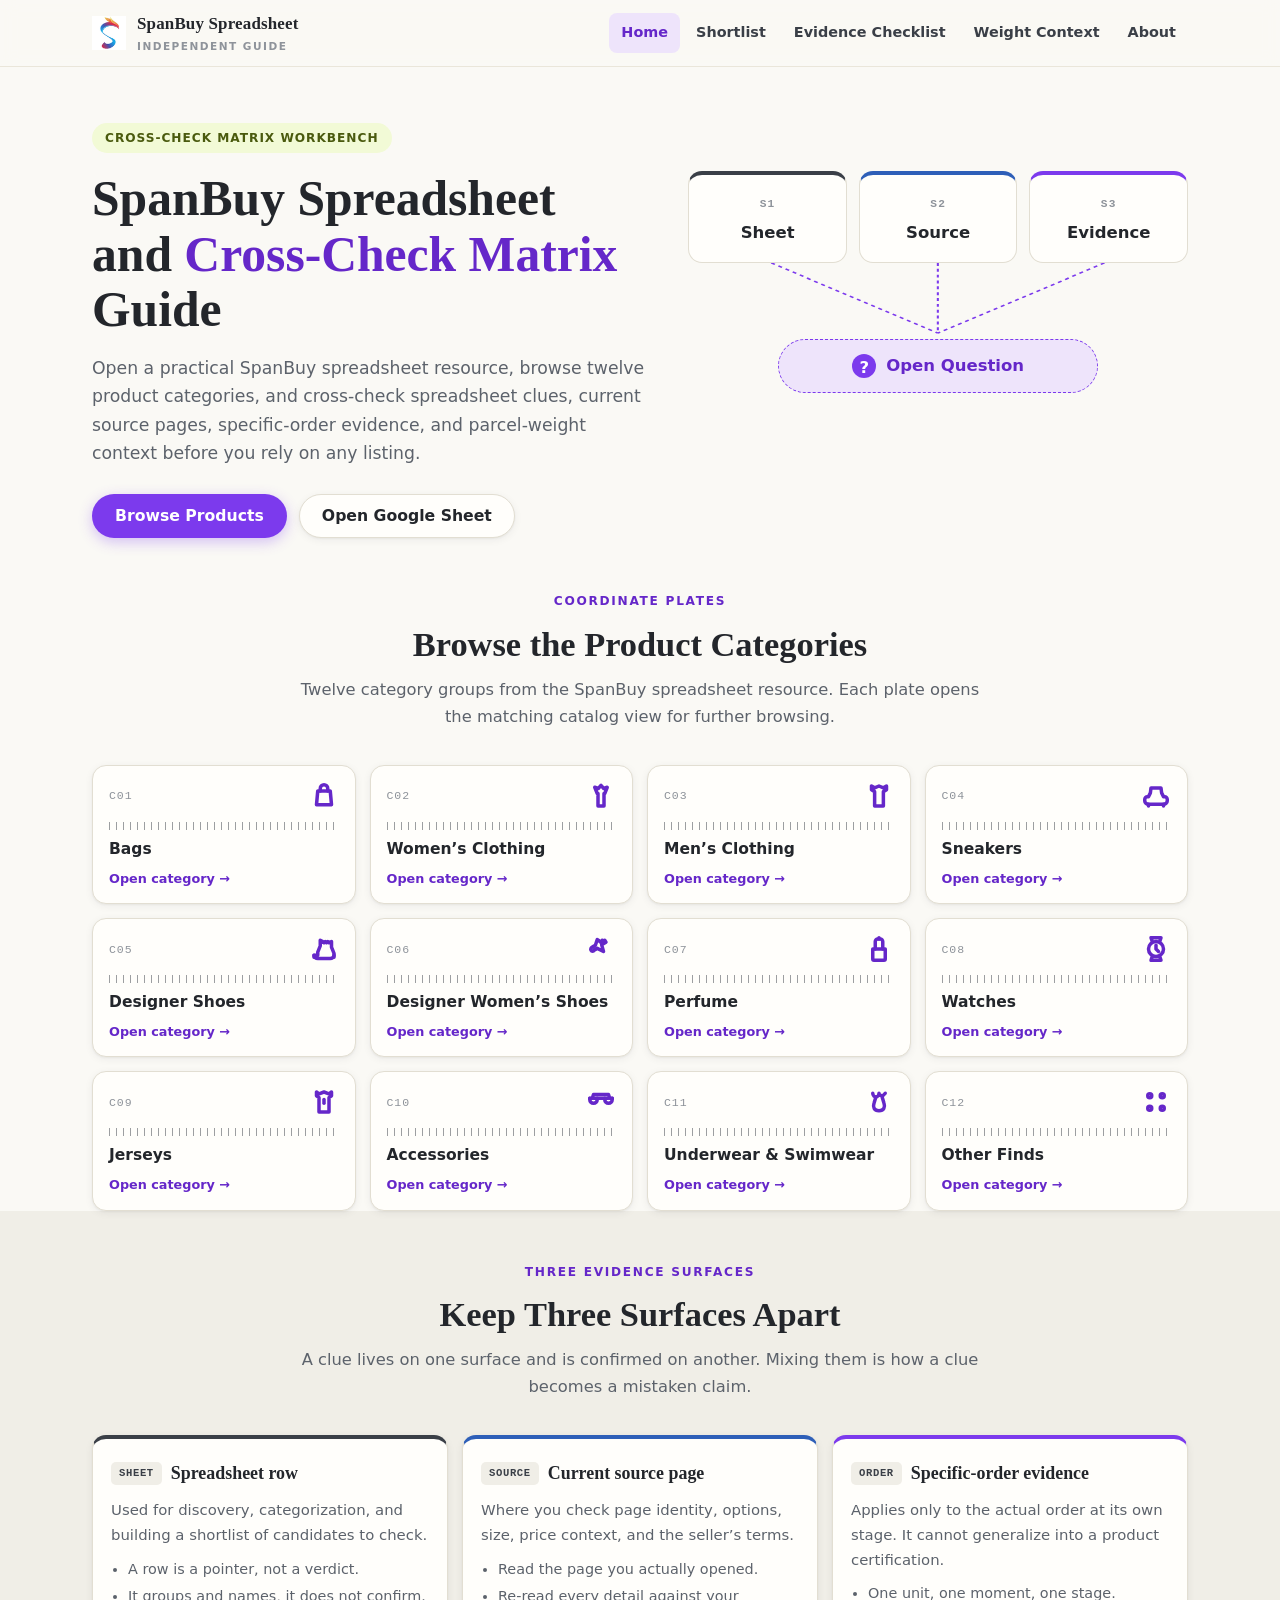
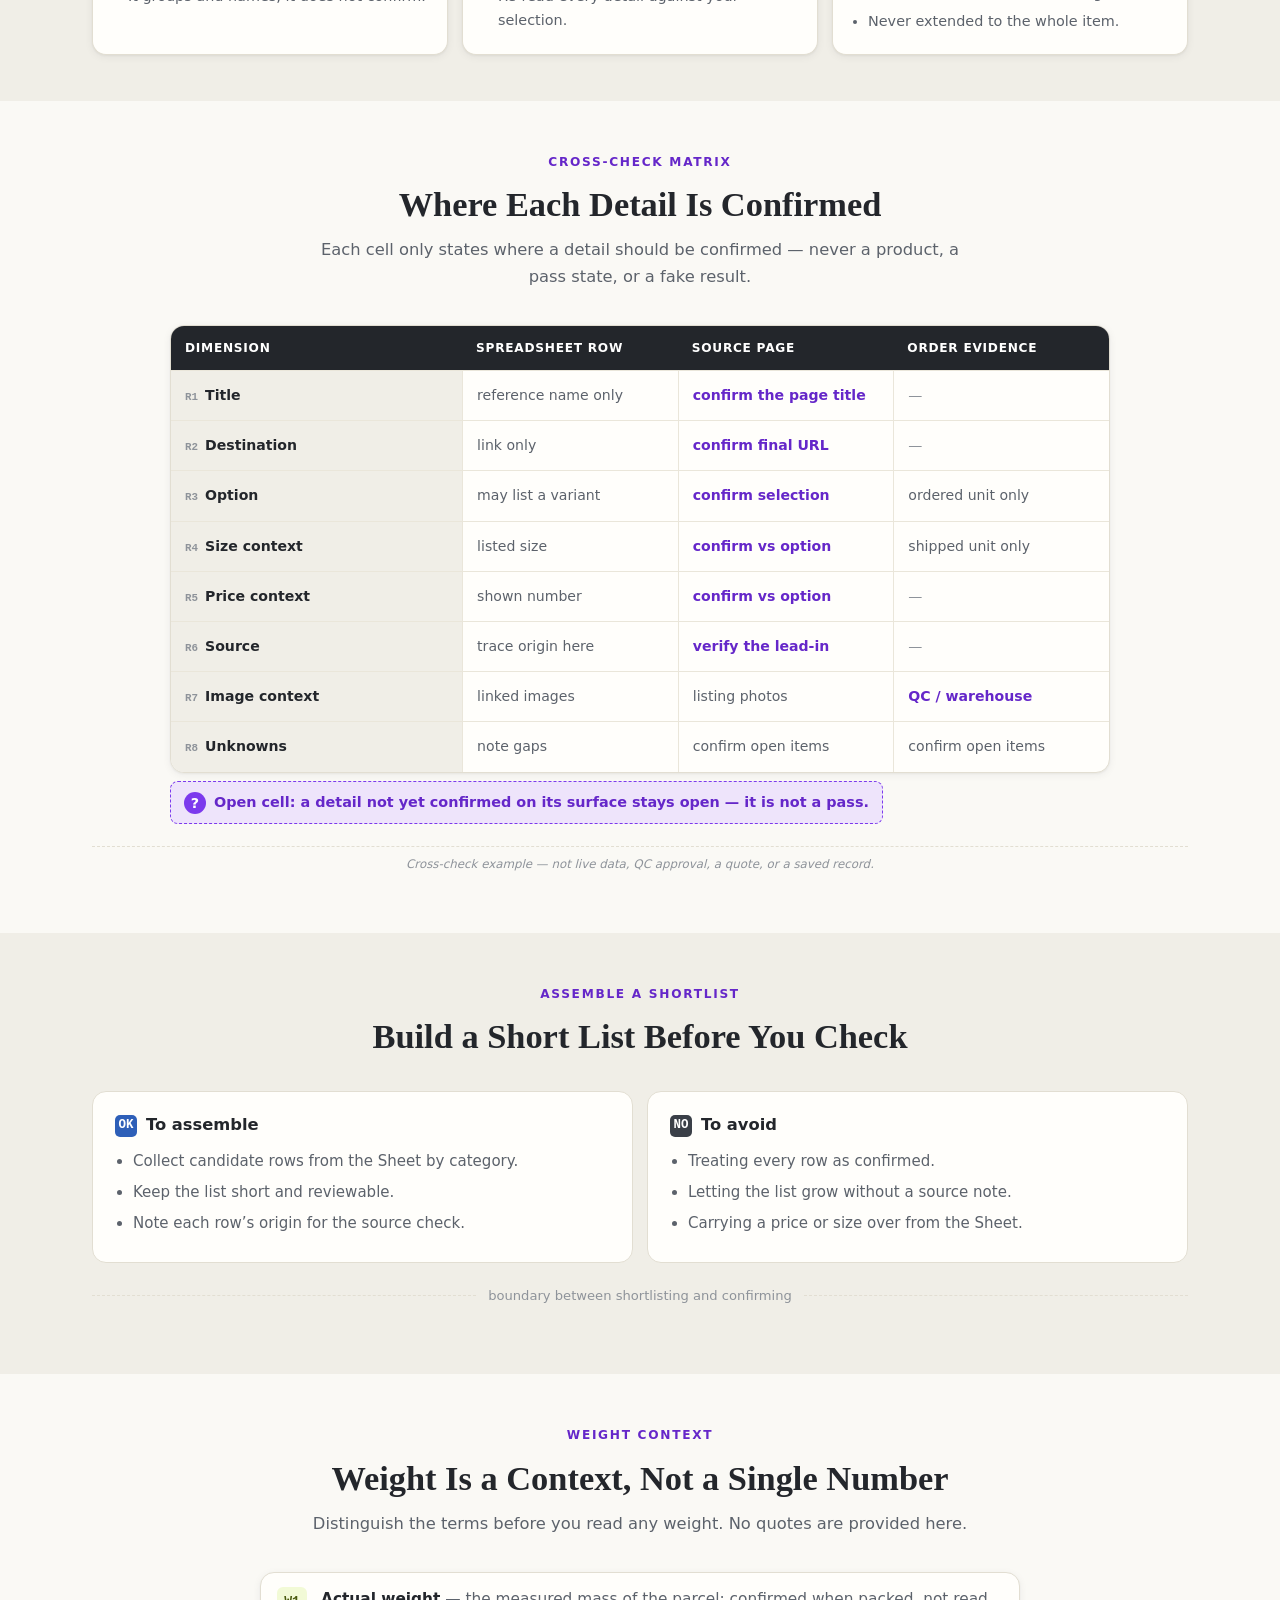
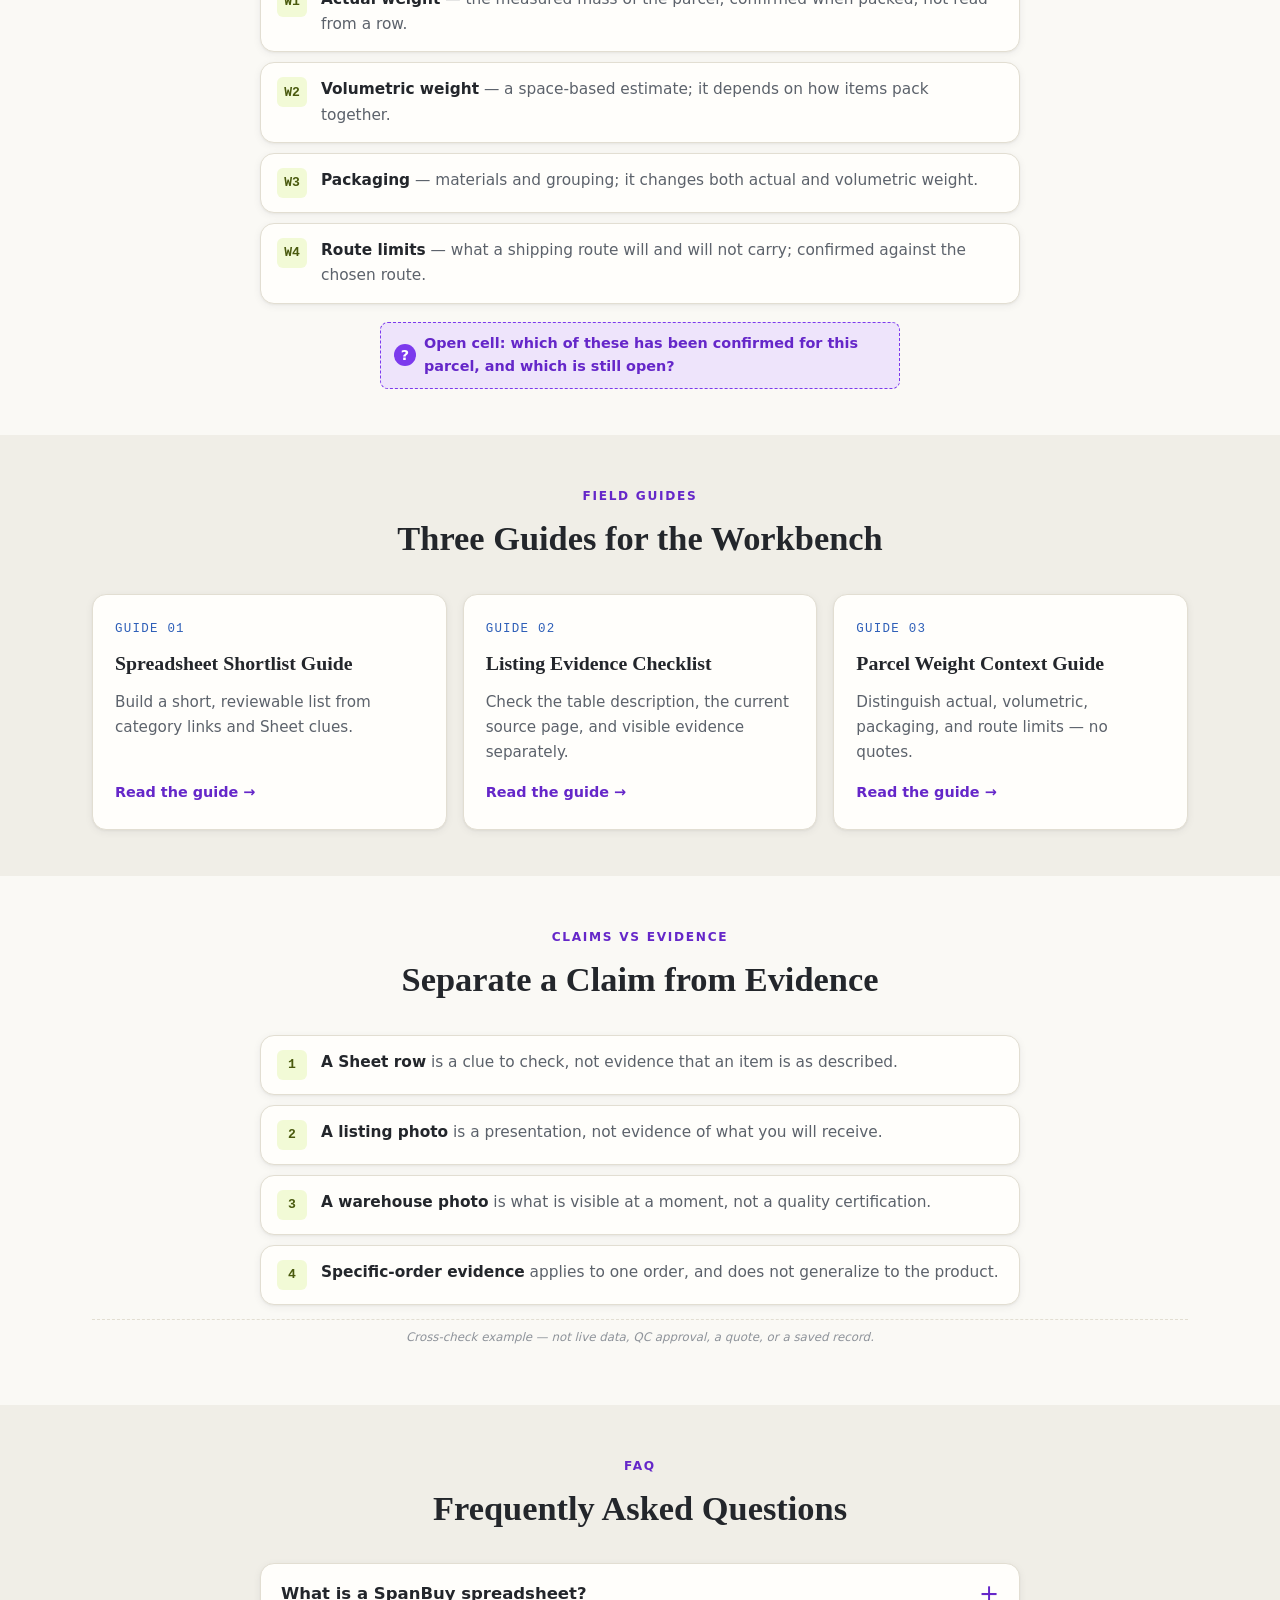
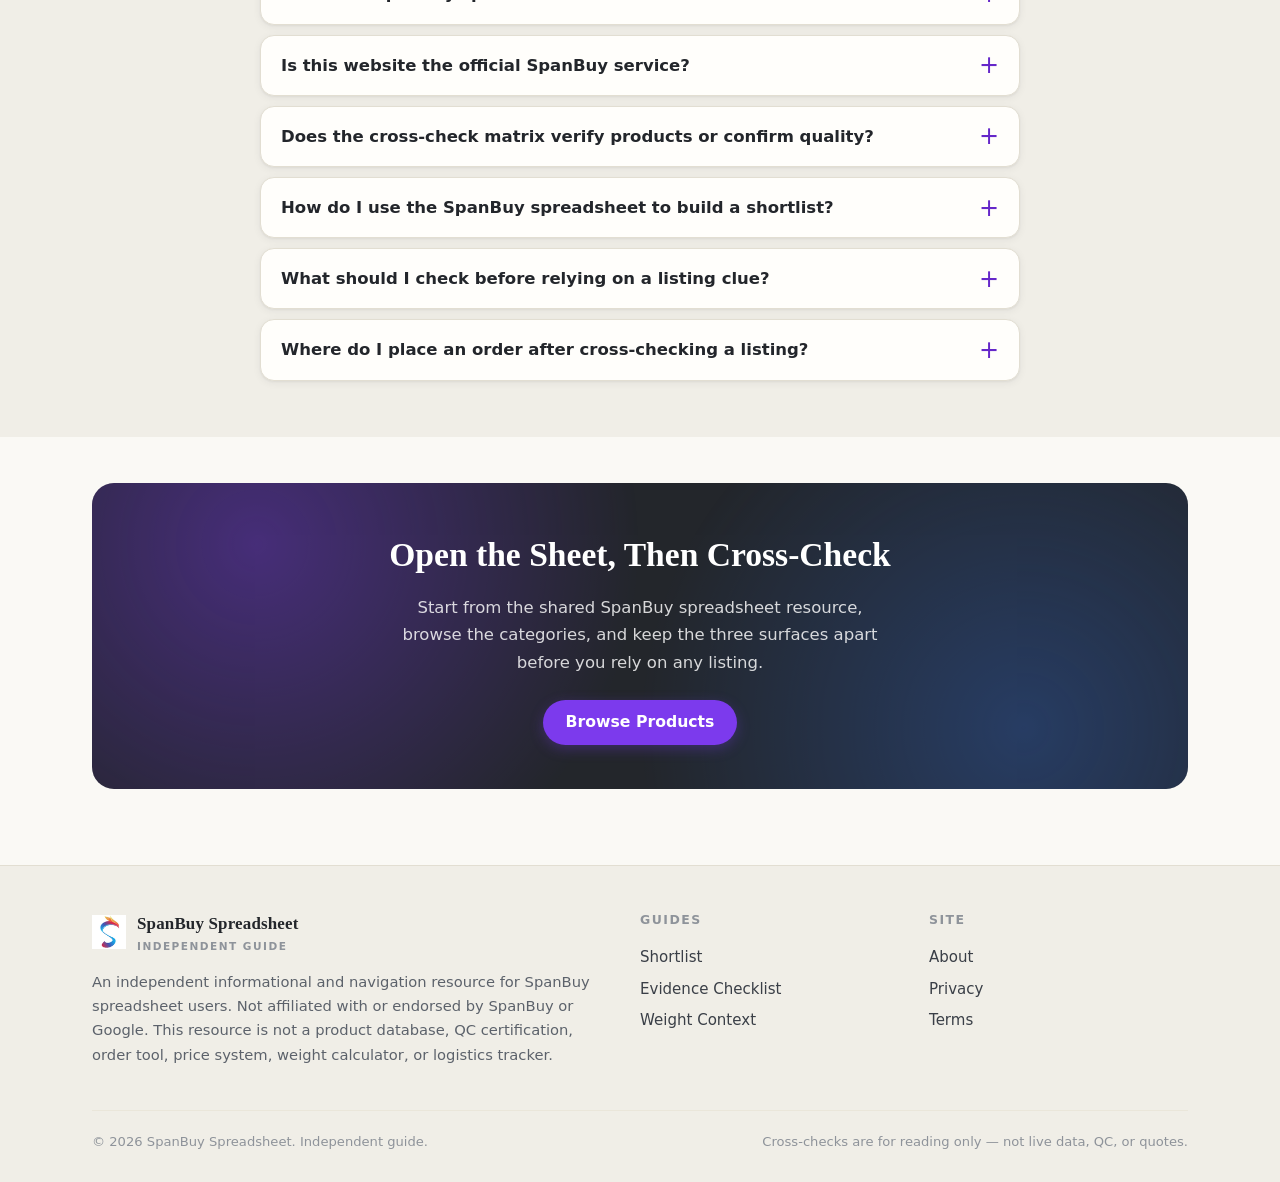
<file: index.html>
<!DOCTYPE html>
<html lang="en">
<head>
  <meta charset="UTF-8">
  <meta name="viewport" content="width=device-width, initial-scale=1.0">
  <script charset="UTF-8" id="LA_COLLECT" src="//sdk.51.la/js-sdk-pro.min.js"></script>
  <script>LA.init({id:"3R7KyZ6nqq0NWQsc",ck:"3R7KyZ6nqq0NWQsc"})</script>
  <meta name="google-site-verification" content="XJH5bWyu3Ub_fdbfXnCgktieLxeAN7sLbtjSL6n2SaM" />
  <title>SpanBuy Spreadsheet &amp; Cross-Check Matrix | Independent Guide</title>
  <meta name="description" content="Open a practical SpanBuy spreadsheet resource, browse categories, and cross-check spreadsheet clues, source pages, order evidence, and parcel weight.">
  <link rel="canonical" href="https://repglide.github.io/spanbuy-spreadsheet/">
  <link rel="icon" type="image/png" href="./assets/images/favicon.png">
  <link rel="stylesheet" href="./assets/css/styles.css">

  <!-- Open Graph / Twitter -->
  <meta property="og:type" content="website">
  <meta property="og:url" content="https://repglide.github.io/spanbuy-spreadsheet/">
  <meta property="og:title" content="SpanBuy Spreadsheet &amp; Cross-Check Matrix | Independent Guide">
  <meta property="og:description" content="Open a practical SpanBuy spreadsheet resource, browse categories, and cross-check spreadsheet clues, source pages, order evidence, and parcel weight.">
  <meta name="twitter:card" content="summary">
  <meta name="twitter:title" content="SpanBuy Spreadsheet &amp; Cross-Check Matrix | Independent Guide">
  <meta name="twitter:description" content="Open a practical SpanBuy spreadsheet resource, browse categories, and cross-check spreadsheet clues, source pages, order evidence, and parcel weight.">

  <!-- JSON-LD Structured Data -->
  <script type="application/ld+json">
  {
    "@context": "https://schema.org",
    "@graph": [
      {
        "@type": "WebSite",
        "@id": "https://repglide.github.io/spanbuy-spreadsheet/#website",
        "url": "https://repglide.github.io/spanbuy-spreadsheet/",
        "name": "SpanBuy Spreadsheet & Cross-Check Matrix",
        "description": "Independent directory and informational guide for SpanBuy spreadsheet users, built around a cross-check matrix of spreadsheet clues, source pages, specific-order evidence, and parcel-weight context."
      },
      {
        "@type": "WebPage",
        "@id": "https://repglide.github.io/spanbuy-spreadsheet/#webpage",
        "url": "https://repglide.github.io/spanbuy-spreadsheet/",
        "name": "SpanBuy Spreadsheet and Cross-Check Matrix Guide",
        "isPartOf": { "@id": "https://repglide.github.io/spanbuy-spreadsheet/#website" },
        "description": "Open a practical SpanBuy spreadsheet resource, browse categories, and cross-check spreadsheet clues, source pages, order evidence, and parcel weight."
      },
      {
        "@type": "FAQPage",
        "mainEntity": [
          {
            "@type": "Question",
            "name": "What is a SpanBuy spreadsheet?",
            "acceptedAnswer": {
              "@type": "Answer",
              "text": "A SpanBuy spreadsheet is a shared document that compiles listing references, category groupings, and product links formatted for use with agent shopping services. Each row is a clue for discovery and shortlisting, not a verified listing."
            }
          },
          {
            "@type": "Question",
            "name": "Is this website the official SpanBuy service?",
            "acceptedAnswer": {
              "@type": "Answer",
              "text": "No. This website is an independent informational and navigation resource. It is not affiliated with, endorsed by, or operated by SpanBuy or Google."
            }
          },
          {
            "@type": "Question",
            "name": "Does the cross-check matrix verify products or confirm quality?",
            "acceptedAnswer": {
              "@type": "Answer",
              "text": "No. The matrix is a reading framework. It only indicates where each detail should be confirmed. It does not provide a product database, QC certification, order tools, a price system, a weight calculator, or logistics tracking."
            }
          },
          {
            "@type": "Question",
            "name": "How do I use the SpanBuy spreadsheet to build a shortlist?",
            "acceptedAnswer": {
              "@type": "Answer",
              "text": "Open the shared Google Sheet and browse the category links on this page to build a short list of candidate items. Treat each row as a clue and confirm the source page before you rely on it."
            }
          },
          {
            "@type": "Question",
            "name": "What should I check before relying on a listing clue?",
            "acceptedAnswer": {
              "@type": "Answer",
              "text": "Cross-check the title, destination, option, size context, price context, source, image context, and unknowns — each against the right evidence surface, and keep order-specific evidence separate from general claims."
            }
          },
          {
            "@type": "Question",
            "name": "Where do I place an order after cross-checking a listing?",
            "acceptedAnswer": {
              "@type": "Answer",
              "text": "After cross-checking a listing clue on the target page, you can continue through an agent shopping service to submit the item for processing. This website is a navigation resource and does not process orders itself."
            }
          }
        ]
      }
    ]
  }
  </script>
</head>
<body>
  <a href="#main-content" class="skip-link">Skip to main content</a>

  <!-- Header -->
  <header class="site-header">
    <div class="container header-inner">
      <a href="./index.html" class="brand" aria-label="SpanBuy Spreadsheet Home">
        <img src="./assets/images/logo.png" alt="SpanBuy logo" width="34" height="34">
        <span class="brand-name">SpanBuy Spreadsheet<small>Independent Guide</small></span>
      </a>
      <button class="mobile-nav-toggle" aria-expanded="false" aria-label="Toggle navigation menu">
        <svg viewBox="0 0 24 24" fill="none" stroke="currentColor" stroke-width="2" width="22" height="22"><line x1="3" y1="6" x2="21" y2="6"></line><line x1="3" y1="12" x2="21" y2="12"></line><line x1="3" y1="18" x2="21" y2="18"></line></svg>
      </button>
      <nav class="main-nav" aria-label="Primary Navigation">
        <ul>
          <li><a href="./index.html" class="active">Home</a></li>
          <li><a href="./spreadsheet-shortlist-guide/">Shortlist</a></li>
          <li><a href="./listing-evidence-checklist/">Evidence Checklist</a></li>
          <li><a href="./parcel-weight-context-guide/">Weight Context</a></li>
          <li><a href="./about/">About</a></li>
        </ul>
      </nav>
    </div>
  </header>

  <main id="main-content">
    <!-- Hero -->
    <section class="hero-section">
      <div class="container hero-grid">
        <div>
          <span class="hero-badge">Cross-Check Matrix Workbench</span>
          <h1 class="hero-title">SpanBuy Spreadsheet and <em>Cross-Check Matrix</em> Guide</h1>
          <p class="hero-description">Open a practical SpanBuy spreadsheet resource, browse twelve product categories, and cross-check spreadsheet clues, current source pages, specific-order evidence, and parcel-weight context before you rely on any listing.</p>
          <div class="hero-actions">
            <a href="https://repglide.com/?agent=spanbuy" class="btn btn-primary" target="_blank" rel="nofollow noopener">Browse Products</a>
            <a href="https://docs.google.com/spreadsheets/d/14prHja38ZcDzV4wWehf0nz6KNvaVt4CW/edit?usp=sharing&amp;ouid=102900013243329745539&amp;rtpof=true&amp;sd=true" class="btn btn-secondary" target="_blank" rel="noopener">Open Google Sheet</a>
          </div>
        </div>
        <div class="hero-visual" aria-hidden="true">
          <div class="wb-surfaces">
            <div class="wb-surface" data-s="sheet"><span class="wb-coord">S1</span>Sheet</div>
            <div class="wb-surface" data-s="source"><span class="wb-coord">S2</span>Source</div>
            <div class="wb-surface" data-s="evidence"><span class="wb-coord">S3</span>Evidence</div>
          </div>
          <svg class="wb-connector" viewBox="0 0 360 80" preserveAspectRatio="none">
            <path d="M60 2 L180 74"/>
            <path d="M180 2 L180 74"/>
            <path d="M300 2 L180 74"/>
          </svg>
          <div class="wb-question"><span class="qmark">?</span> Open Question</div>
        </div>
      </div>
    </section>

    <!-- Product Categories (immediately after Hero) -->
    <section class="categories-section" id="categories" aria-labelledby="cat-heading">
      <div class="container">
        <div class="section-header">
          <span class="eyebrow">Coordinate Plates</span>
          <h2 class="section-title" id="cat-heading">Browse the Product Categories</h2>
          <p class="section-lead">Twelve category groups from the SpanBuy spreadsheet resource. Each plate opens the matching catalog view for further browsing.</p>
        </div>

        <div class="cat-grid">
          <a class="cat-card" href="https://repglide.com/category/bags?agent=spanbuy" target="_blank" rel="nofollow noopener">
            <span class="cat-top"><span class="cat-index">C01</span><span class="cat-icon" aria-hidden="true"><svg viewBox="0 0 24 24" fill="none" stroke="currentColor" stroke-width="2.8" stroke-linecap="round" stroke-linejoin="round"><path d="M7 8h10l1 11H6L7 8Z"/><path d="M9 8V6a3 3 0 0 1 6 0v2"/></svg></span></span>
            <span class="cat-scale" aria-hidden="true"></span>
            <span class="cat-name">Bags</span>
            <span class="cat-arrow">Open category →</span>
          </a>
          <a class="cat-card" href="https://repglide.com/category/womens-clothing?agent=spanbuy" target="_blank" rel="nofollow noopener">
            <span class="cat-top"><span class="cat-index">C02</span><span class="cat-icon" aria-hidden="true"><svg viewBox="0 0 24 24" fill="none" stroke="currentColor" stroke-width="2.8" stroke-linecap="round" stroke-linejoin="round"><path d="M12 3.5 9.8 6 7 5l2 5h.6V20h4.8V10H15l2-5-2.8 1L12 3.5Z"/></svg></span></span>
            <span class="cat-scale" aria-hidden="true"></span>
            <span class="cat-name">Women&rsquo;s Clothing</span>
            <span class="cat-arrow">Open category →</span>
          </a>
          <a class="cat-card" href="https://repglide.com/category/mens-clothing?agent=spanbuy" target="_blank" rel="nofollow noopener">
            <span class="cat-top"><span class="cat-index">C03</span><span class="cat-icon" aria-hidden="true"><svg viewBox="0 0 24 24" fill="none" stroke="currentColor" stroke-width="2.8" stroke-linecap="round" stroke-linejoin="round"><path d="M12 4 8.5 5.5 6 4v3l2.5 1.5V20h7V8.5L18 7V4l-2.5 1.5L12 4Z"/></svg></span></span>
            <span class="cat-scale" aria-hidden="true"></span>
            <span class="cat-name">Men&rsquo;s Clothing</span>
            <span class="cat-arrow">Open category →</span>
          </a>
          <a class="cat-card" href="https://repglide.com/category/sneakers?agent=spanbuy" target="_blank" rel="nofollow noopener">
            <span class="cat-top"><span class="cat-index">C04</span><span class="cat-icon" aria-hidden="true"><svg viewBox="0 0 24 24" fill="none" stroke="currentColor" stroke-width="2.8" stroke-linecap="round" stroke-linejoin="round"><path d="M3 16v-1.5c0-1 1-2 2-2h1l1.5-3L8 5.5h8l.5 4L18 12.5h1c1 0 2 1 2 2V16c0 1.5-1.5 2.5-3 2.5H6c-1.5 0-3-1-3-2.5Z"/><path d="M6 18.5V20M18 18.5V20"/></svg></span></span>
            <span class="cat-scale" aria-hidden="true"></span>
            <span class="cat-name">Sneakers</span>
            <span class="cat-arrow">Open category →</span>
          </a>
          <a class="cat-card" href="https://repglide.com/category/designer-shoes?agent=spanbuy" target="_blank" rel="nofollow noopener">
            <span class="cat-top"><span class="cat-index">C05</span><span class="cat-icon" aria-hidden="true"><svg viewBox="0 0 24 24" fill="none" stroke="currentColor" stroke-width="2.8" stroke-linecap="round" stroke-linejoin="round"><path d="M4 17c0 1.5 1.5 2.5 3 2.5h10c1.5 0 3-1 3-2.5v-1.5l-2-5V6l-2 1-1-1-1 1-1-1-1 1-1-1-2-1v4.5l-2 5V17Z"/><path d="M4 17v1.5M20 17v1.5"/></svg></span></span>
            <span class="cat-scale" aria-hidden="true"></span>
            <span class="cat-name">Designer Shoes</span>
            <span class="cat-arrow">Open category →</span>
          </a>
          <a class="cat-card" href="https://repglide.com/category/designer-womens-shoes?agent=spanbuy" target="_blank" rel="nofollow noopener">
            <span class="cat-top"><span class="cat-index">C06</span><span class="cat-icon" aria-hidden="true"><svg viewBox="0 0 24 24" fill="none" stroke="currentColor" stroke-width="2.8" stroke-linecap="round" stroke-linejoin="round"><path d="M9 4.5 7.5 9 5 10.5c-1 .5-1.5 1.5-1 2.5s2 1 2.5 0L9 11.5 14 14l-1.5-5.5L16 6.5 15 5l-1.5 1.5L13 5l-1.5 1.5L10 5 9 4.5Z"/></svg></span></span>
            <span class="cat-scale" aria-hidden="true"></span>
            <span class="cat-name">Designer Women&rsquo;s Shoes</span>
            <span class="cat-arrow">Open category →</span>
          </a>
          <a class="cat-card" href="https://repglide.com/category/perfume?agent=spanbuy" target="_blank" rel="nofollow noopener">
            <span class="cat-top"><span class="cat-index">C07</span><span class="cat-icon" aria-hidden="true"><svg viewBox="0 0 24 24" fill="none" stroke="currentColor" stroke-width="2.8" stroke-linecap="round" stroke-linejoin="round"><path d="M9 12V6a2 2 0 0 1 2-2h2a2 2 0 0 1 2 2v6"/><path d="M7 12h10v8a1 1 0 0 1-1 1H8a1 1 0 0 1-1-1v-8Z"/><path d="M12 4V3"/></svg></span></span>
            <span class="cat-scale" aria-hidden="true"></span>
            <span class="cat-name">Perfume</span>
            <span class="cat-arrow">Open category →</span>
          </a>
          <a class="cat-card" href="https://repglide.com/category/watches?agent=spanbuy" target="_blank" rel="nofollow noopener">
            <span class="cat-top"><span class="cat-index">C08</span><span class="cat-icon" aria-hidden="true"><svg viewBox="0 0 24 24" fill="none" stroke="currentColor" stroke-width="2.8" stroke-linecap="round" stroke-linejoin="round"><circle cx="12" cy="12" r="6"/><path d="M12 9v3l2 2"/><path d="M9 6 8 3h8l-1 3"/><path d="M9 18l-1 3h8l-1-3"/></svg></span></span>
            <span class="cat-scale" aria-hidden="true"></span>
            <span class="cat-name">Watches</span>
            <span class="cat-arrow">Open category →</span>
          </a>
          <a class="cat-card" href="https://repglide.com/category/jerseys?agent=spanbuy" target="_blank" rel="nofollow noopener">
            <span class="cat-top"><span class="cat-index">C09</span><span class="cat-icon" aria-hidden="true"><svg viewBox="0 0 24 24" fill="none" stroke="currentColor" stroke-width="2.8" stroke-linecap="round" stroke-linejoin="round"><path d="M12 4 8 5.5 6 4v3l2 1.5V20h8V8.5L18 7V4l-2 1.5L12 4Z"/><path d="M12 10v3"/></svg></span></span>
            <span class="cat-scale" aria-hidden="true"></span>
            <span class="cat-name">Jerseys</span>
            <span class="cat-arrow">Open category →</span>
          </a>
          <a class="cat-card" href="https://repglide.com/category/accessories?agent=spanbuy" target="_blank" rel="nofollow noopener">
            <span class="cat-top"><span class="cat-index">C10</span><span class="cat-icon" aria-hidden="true"><svg viewBox="0 0 24 24" fill="none" stroke="currentColor" stroke-width="2.8" stroke-linecap="round" stroke-linejoin="round"><path d="M3 9h2l1-3h12l1 3h2"/><path d="M3 9v1a3 3 0 0 0 6 0V9"/><path d="M15 9v1a3 3 0 0 0 6 0V9"/><path d="M6 9h12"/></svg></span></span>
            <span class="cat-scale" aria-hidden="true"></span>
            <span class="cat-name">Accessories</span>
            <span class="cat-arrow">Open category →</span>
          </a>
          <a class="cat-card" href="https://repglide.com/category/underwear-swimwear?agent=spanbuy" target="_blank" rel="nofollow noopener">
            <span class="cat-top"><span class="cat-index">C11</span><span class="cat-icon" aria-hidden="true"><svg viewBox="0 0 24 24" fill="none" stroke="currentColor" stroke-width="2.8" stroke-linecap="round" stroke-linejoin="round"><path d="M7 5c0 2 1.5 3 2.5 3S12 7 12 5c0 1 1.5 2 2.5 2S17 5 17 5"/><path d="M9.5 8 8 13c-1 3 0 6 4 6s5-3 4-6l-1.5-5"/></svg></span></span>
            <span class="cat-scale" aria-hidden="true"></span>
            <span class="cat-name">Underwear &amp; Swimwear</span>
            <span class="cat-arrow">Open category →</span>
          </a>
          <a class="cat-card" href="https://repglide.com/category/other?agent=spanbuy" target="_blank" rel="nofollow noopener">
            <span class="cat-top"><span class="cat-index">C12</span><span class="cat-icon" aria-hidden="true"><svg viewBox="0 0 24 24" fill="none" stroke="currentColor" stroke-width="2.8" stroke-linecap="round" stroke-linejoin="round"><circle cx="7" cy="7" r="1.6"/><circle cx="17" cy="7" r="1.6"/><circle cx="7" cy="17" r="1.6"/><circle cx="17" cy="17" r="1.6"/></svg></span></span>
            <span class="cat-scale" aria-hidden="true"></span>
            <span class="cat-name">Other Finds</span>
            <span class="cat-arrow">Open category →</span>
          </a>
        </div>
      </div>
    </section>

    <!-- Three Evidence Surfaces -->
    <section class="section section-alt" id="surfaces" aria-labelledby="surfaces-heading">
      <div class="container">
        <div class="section-header">
          <span class="eyebrow">Three Evidence Surfaces</span>
          <h2 class="section-title" id="surfaces-heading">Keep Three Surfaces Apart</h2>
          <p class="section-lead">A clue lives on one surface and is confirmed on another. Mixing them is how a clue becomes a mistaken claim.</p>
        </div>

        <div class="surface-grid">
          <article class="surface-card" data-s="sheet">
            <h3><span class="evtag">Sheet</span>Spreadsheet row</h3>
            <p>Used for discovery, categorization, and building a shortlist of candidates to check.</p>
            <ul>
              <li>A row is a pointer, not a verdict.</li>
              <li>It groups and names, it does not confirm.</li>
            </ul>
          </article>
          <article class="surface-card" data-s="source">
            <h3><span class="evtag">Source</span>Current source page</h3>
            <p>Where you check page identity, options, size, price context, and the seller&rsquo;s terms.</p>
            <ul>
              <li>Read the page you actually opened.</li>
              <li>Re-read every detail against your selection.</li>
            </ul>
          </article>
          <article class="surface-card" data-s="order">
            <h3><span class="evtag">Order</span>Specific-order evidence</h3>
            <p>Applies only to the actual order at its own stage. It cannot generalize into a product certification.</p>
            <ul>
              <li>One unit, one moment, one stage.</li>
              <li>Never extended to the whole item.</li>
            </ul>
          </article>
        </div>
      </div>
    </section>

    <!-- Cross-Check Matrix -->
    <section class="section" id="matrix" aria-labelledby="matrix-heading">
      <div class="container">
        <div class="section-header">
          <span class="eyebrow">Cross-Check Matrix</span>
          <h2 class="section-title" id="matrix-heading">Where Each Detail Is Confirmed</h2>
          <p class="section-lead">Each cell only states where a detail should be confirmed — never a product, a pass state, or a fake result.</p>
        </div>

        <div class="matrix-wrap">
          <div class="matrix" role="table" aria-label="Cross-check matrix">
            <div class="matrix-head" role="row">
              <div role="columnheader">Dimension</div>
              <div role="columnheader">Spreadsheet row</div>
              <div role="columnheader">Source page</div>
              <div role="columnheader">Order evidence</div>
            </div>
            <div class="matrix-row" role="row">
              <div class="matrix-dim" role="rowheader"><span class="coord">R1</span>Title</div>
              <div class="matrix-cell" data-label="Sheet">reference name only</div>
              <div class="matrix-cell is-here" data-label="Source page"><span class="hint">confirm the page title</span></div>
              <div class="matrix-cell is-na" data-label="Order evidence">—</div>
            </div>
            <div class="matrix-row" role="row">
              <div class="matrix-dim" role="rowheader"><span class="coord">R2</span>Destination</div>
              <div class="matrix-cell" data-label="Sheet">link only</div>
              <div class="matrix-cell is-here" data-label="Source page"><span class="hint">confirm final URL</span></div>
              <div class="matrix-cell is-na" data-label="Order evidence">—</div>
            </div>
            <div class="matrix-row" role="row">
              <div class="matrix-dim" role="rowheader"><span class="coord">R3</span>Option</div>
              <div class="matrix-cell" data-label="Sheet">may list a variant</div>
              <div class="matrix-cell is-here" data-label="Source page"><span class="hint">confirm selection</span></div>
              <div class="matrix-cell" data-label="Order evidence">ordered unit only</div>
            </div>
            <div class="matrix-row" role="row">
              <div class="matrix-dim" role="rowheader"><span class="coord">R4</span>Size context</div>
              <div class="matrix-cell" data-label="Sheet">listed size</div>
              <div class="matrix-cell is-here" data-label="Source page"><span class="hint">confirm vs option</span></div>
              <div class="matrix-cell" data-label="Order evidence">shipped unit only</div>
            </div>
            <div class="matrix-row" role="row">
              <div class="matrix-dim" role="rowheader"><span class="coord">R5</span>Price context</div>
              <div class="matrix-cell" data-label="Sheet">shown number</div>
              <div class="matrix-cell is-here" data-label="Source page"><span class="hint">confirm vs option</span></div>
              <div class="matrix-cell is-na" data-label="Order evidence">—</div>
            </div>
            <div class="matrix-row" role="row">
              <div class="matrix-dim" role="rowheader"><span class="coord">R6</span>Source</div>
              <div class="matrix-cell" data-label="Sheet">trace origin here</div>
              <div class="matrix-cell is-here" data-label="Source page"><span class="hint">verify the lead-in</span></div>
              <div class="matrix-cell is-na" data-label="Order evidence">—</div>
            </div>
            <div class="matrix-row" role="row">
              <div class="matrix-dim" role="rowheader"><span class="coord">R7</span>Image context</div>
              <div class="matrix-cell" data-label="Sheet">linked images</div>
              <div class="matrix-cell" data-label="Source page">listing photos</div>
              <div class="matrix-cell is-here" data-label="Order evidence"><span class="hint">QC / warehouse</span></div>
            </div>
            <div class="matrix-row" role="row">
              <div class="matrix-dim" role="rowheader"><span class="coord">R8</span>Unknowns</div>
              <div class="matrix-cell" data-label="Sheet">note gaps</div>
              <div class="matrix-cell" data-label="Source page">confirm open items</div>
              <div class="matrix-cell" data-label="Order evidence">confirm open items</div>
            </div>
          </div>
          <div class="open-cell"><span class="qmark">?</span>Open cell: a detail not yet confirmed on its surface stays open — it is not a pass.</div>
        </div>
        <p class="example-flag" style="display:block;text-align:center;">Cross-check example — not live data, QC approval, a quote, or a saved record.</p>
      </div>
    </section>

    <!-- Assemble a Shortlist -->
    <section class="section section-alt" id="shortlist" aria-labelledby="shortlist-heading">
      <div class="container">
        <div class="section-header">
          <span class="eyebrow">Assemble a Shortlist</span>
          <h2 class="section-title" id="shortlist-heading">Build a Short List Before You Check</h2>
        </div>
        <div class="duo-grid">
          <div class="duo-col is-yes">
            <h3><span class="mark">OK</span>To assemble</h3>
            <ul>
              <li>Collect candidate rows from the Sheet by category.</li>
              <li>Keep the list short and reviewable.</li>
              <li>Note each row&rsquo;s origin for the source check.</li>
            </ul>
          </div>
          <div class="duo-col is-no">
            <h3><span class="mark">NO</span>To avoid</h3>
            <ul>
              <li>Treating every row as confirmed.</li>
              <li>Letting the list grow without a source note.</li>
              <li>Carrying a price or size over from the Sheet.</li>
            </ul>
          </div>
        </div>
        <div class="boundary-marker">boundary between shortlisting and confirming</div>
      </div>
    </section>

    <!-- Weight Context -->
    <section class="section" id="weight-context" aria-labelledby="weight-heading">
      <div class="container">
        <div class="section-header">
          <span class="eyebrow">Weight Context</span>
          <h2 class="section-title" id="weight-heading">Weight Is a Context, Not a Single Number</h2>
          <p class="section-lead">Distinguish the terms before you read any weight. No quotes are provided here.</p>
        </div>
        <ul class="claims-list">
          <li><span class="claim-num">W1</span><p><strong>Actual weight</strong> — the measured mass of the parcel; confirmed when packed, not read from a row.</p></li>
          <li><span class="claim-num">W2</span><p><strong>Volumetric weight</strong> — a space-based estimate; it depends on how items pack together.</p></li>
          <li><span class="claim-num">W3</span><p><strong>Packaging</strong> — materials and grouping; it changes both actual and volumetric weight.</p></li>
          <li><span class="claim-num">W4</span><p><strong>Route limits</strong> — what a shipping route will and will not carry; confirmed against the chosen route.</p></li>
        </ul>
        <div class="open-cell" style="display:flex;max-width:520px;margin:18px auto 0;"><span class="qmark">?</span>Open cell: which of these has been confirmed for this parcel, and which is still open?</div>
      </div>
    </section>

    <!-- Guide entries -->
    <section class="section section-alt" id="guides" aria-labelledby="guides-heading">
      <div class="container">
        <div class="section-header">
          <span class="eyebrow">Field Guides</span>
          <h2 class="section-title" id="guides-heading">Three Guides for the Workbench</h2>
        </div>
        <div class="guide-grid">
          <a class="guide-card" href="./spreadsheet-shortlist-guide/">
            <span class="guide-num">GUIDE 01</span>
            <h3>Spreadsheet Shortlist Guide</h3>
            <p>Build a short, reviewable list from category links and Sheet clues.</p>
            <span class="guide-cta">Read the guide →</span>
          </a>
          <a class="guide-card" href="./listing-evidence-checklist/">
            <span class="guide-num">GUIDE 02</span>
            <h3>Listing Evidence Checklist</h3>
            <p>Check the table description, the current source page, and visible evidence separately.</p>
            <span class="guide-cta">Read the guide →</span>
          </a>
          <a class="guide-card" href="./parcel-weight-context-guide/">
            <span class="guide-num">GUIDE 03</span>
            <h3>Parcel Weight Context Guide</h3>
            <p>Distinguish actual, volumetric, packaging, and route limits — no quotes.</p>
            <span class="guide-cta">Read the guide →</span>
          </a>
        </div>
      </div>
    </section>

    <!-- Claims vs Evidence -->
    <section class="section" id="claims-evidence" aria-labelledby="claims-heading">
      <div class="container">
        <div class="section-header">
          <span class="eyebrow">Claims vs Evidence</span>
          <h2 class="section-title" id="claims-heading">Separate a Claim from Evidence</h2>
        </div>
        <ul class="claims-list">
          <li><span class="claim-num">1</span><p><strong>A Sheet row</strong> is a clue to check, not evidence that an item is as described.</p></li>
          <li><span class="claim-num">2</span><p><strong>A listing photo</strong> is a presentation, not evidence of what you will receive.</p></li>
          <li><span class="claim-num">3</span><p><strong>A warehouse photo</strong> is what is visible at a moment, not a quality certification.</p></li>
          <li><span class="claim-num">4</span><p><strong>Specific-order evidence</strong> applies to one order, and does not generalize to the product.</p></li>
        </ul>
        <p class="example-flag" style="display:block;text-align:center;">Cross-check example — not live data, QC approval, a quote, or a saved record.</p>
      </div>
    </section>

    <!-- FAQ -->
    <section class="section section-alt" id="faq" aria-labelledby="faq-heading">
      <div class="container">
        <div class="section-header">
          <span class="eyebrow">FAQ</span>
          <h2 class="section-title" id="faq-heading">Frequently Asked Questions</h2>
        </div>
        <div class="faq-list">
          <details class="faq-item">
            <summary>What is a SpanBuy spreadsheet?</summary>
            <div class="faq-body"><p>A SpanBuy spreadsheet is a shared document that compiles listing references, category groupings, and product links formatted for use with agent shopping services. Each row is a clue for discovery and shortlisting, not a verified listing.</p></div>
          </details>
          <details class="faq-item">
            <summary>Is this website the official SpanBuy service?</summary>
            <div class="faq-body"><p>No. This website is an independent informational and navigation resource. It is not affiliated with, endorsed by, or operated by SpanBuy or Google.</p></div>
          </details>
          <details class="faq-item">
            <summary>Does the cross-check matrix verify products or confirm quality?</summary>
            <div class="faq-body"><p>No. The matrix is a reading framework. It only indicates where each detail should be confirmed. It does not provide a product database, QC certification, order tools, a price system, a weight calculator, or logistics tracking.</p></div>
          </details>
          <details class="faq-item">
            <summary>How do I use the SpanBuy spreadsheet to build a shortlist?</summary>
            <div class="faq-body"><p>Open the shared Google Sheet and browse the category links on this page to build a short list of candidate items. Treat each row as a clue and confirm the source page before you rely on it.</p></div>
          </details>
          <details class="faq-item">
            <summary>What should I check before relying on a listing clue?</summary>
            <div class="faq-body"><p>Cross-check the title, destination, option, size context, price context, source, image context, and unknowns — each against the right evidence surface, and keep order-specific evidence separate from general claims.</p></div>
          </details>
          <details class="faq-item">
            <summary>Where do I place an order after cross-checking a listing?</summary>
            <div class="faq-body"><p>After cross-checking a listing clue on the target page, you can continue through an agent shopping service to submit the item for processing. This website is a navigation resource and does not process orders itself.</p></div>
          </details>
        </div>
      </div>
    </section>

    <!-- Final CTA -->
    <section class="section" aria-labelledby="cta-heading">
      <div class="container">
        <div class="final-cta">
          <h2 id="cta-heading">Open the Sheet, Then Cross-Check</h2>
          <p>Start from the shared SpanBuy spreadsheet resource, browse the categories, and keep the three surfaces apart before you rely on any listing.</p>
          <a href="https://repglide.com/?agent=spanbuy" class="btn btn-primary" target="_blank" rel="nofollow noopener">Browse Products</a>
        </div>
      </div>
    </section>
  </main>

  <!-- Footer -->
  <footer class="site-footer">
    <div class="container">
      <div class="footer-grid">
        <div class="footer-brand">
          <a href="./index.html" class="brand" aria-label="SpanBuy Spreadsheet Home">
            <img src="./assets/images/logo.png" alt="SpanBuy logo" width="30" height="30">
            <span class="brand-name">SpanBuy Spreadsheet<small>Independent Guide</small></span>
          </a>
          <p>An independent informational and navigation resource for SpanBuy spreadsheet users. Not affiliated with or endorsed by SpanBuy or Google. This resource is not a product database, QC certification, order tool, price system, weight calculator, or logistics tracker.</p>
        </div>
        <div class="footer-col">
          <h4>Guides</h4>
          <ul>
            <li><a href="./spreadsheet-shortlist-guide/">Shortlist</a></li>
            <li><a href="./listing-evidence-checklist/">Evidence Checklist</a></li>
            <li><a href="./parcel-weight-context-guide/">Weight Context</a></li>
          </ul>
        </div>
        <div class="footer-col">
          <h4>Site</h4>
          <ul>
            <li><a href="./about/">About</a></li>
            <li><a href="./privacy/">Privacy</a></li>
            <li><a href="./terms/">Terms</a></li>
          </ul>
        </div>
      </div>
      <div class="footer-bottom">
        <span>&copy; <span id="year">2026</span> SpanBuy Spreadsheet. Independent guide.</span>
        <span>Cross-checks are for reading only — not live data, QC, or quotes.</span>
      </div>
    </div>
  </footer>

  <script src="./assets/js/main.js"></script>
</body>
</html>
</file>
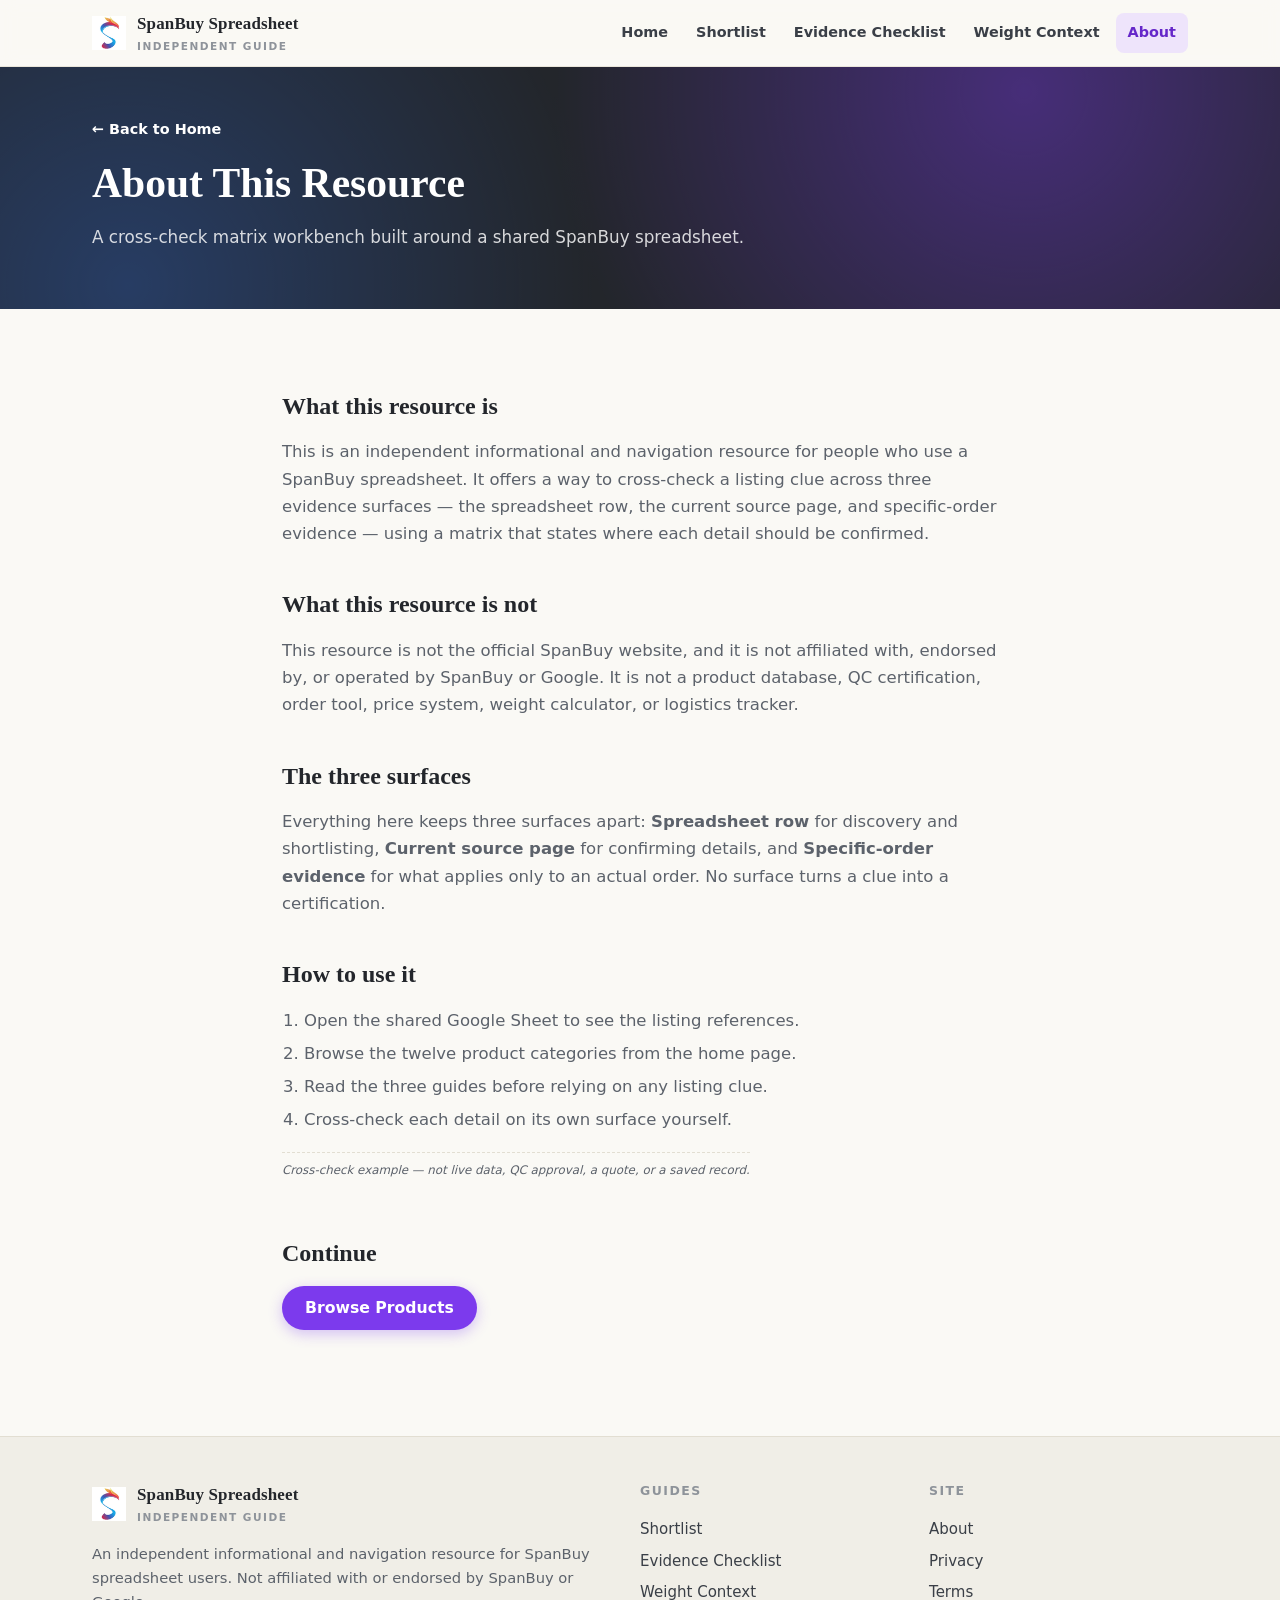
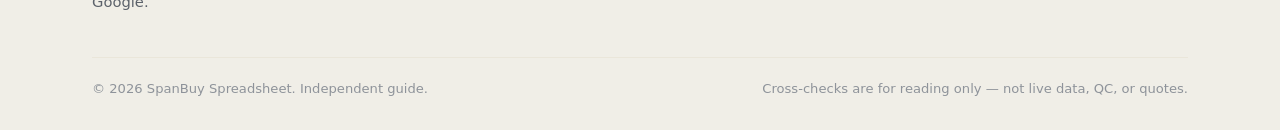
<file: about/index.html>
<!DOCTYPE html>
<html lang="en">
<head>
  <meta charset="UTF-8">
  <meta name="viewport" content="width=device-width, initial-scale=1.0">
  <title>About | SpanBuy Spreadsheet</title>
  <meta name="description" content="About this independent SpanBuy spreadsheet resource: a cross-check matrix workbench, not an official SpanBuy service.">
  <link rel="canonical" href="https://repglide.github.io/spanbuy-spreadsheet/about/">
  <link rel="icon" type="image/png" href="../assets/images/favicon.png">
  <link rel="stylesheet" href="../assets/css/styles.css">
  <meta name="robots" content="index, follow">
</head>
<body>
  <a href="#main-content" class="skip-link">Skip to main content</a>

  <header class="site-header">
    <div class="container header-inner">
      <a href="../index.html" class="brand" aria-label="SpanBuy Spreadsheet Home">
        <img src="../assets/images/logo.png" alt="SpanBuy logo" width="34" height="34">
        <span class="brand-name">SpanBuy Spreadsheet<small>Independent Guide</small></span>
      </a>
      <button class="mobile-nav-toggle" aria-expanded="false" aria-label="Toggle navigation menu">
        <svg viewBox="0 0 24 24" fill="none" stroke="currentColor" stroke-width="2" width="22" height="22"><line x1="3" y1="6" x2="21" y2="6"></line><line x1="3" y1="12" x2="21" y2="12"></line><line x1="3" y1="18" x2="21" y2="18"></line></svg>
      </button>
      <nav class="main-nav" aria-label="Primary Navigation">
        <ul>
          <li><a href="../index.html">Home</a></li>
          <li><a href="../spreadsheet-shortlist-guide/">Shortlist</a></li>
          <li><a href="../listing-evidence-checklist/">Evidence Checklist</a></li>
          <li><a href="../parcel-weight-context-guide/">Weight Context</a></li>
          <li><a href="../about/" class="active">About</a></li>
        </ul>
      </nav>
    </div>
  </header>

  <main id="main-content">
    <section class="page-hero">
      <div class="container">
        <a class="back-link" href="../index.html" style="color:#fff">← Back to Home</a>
        <h1>About This Resource</h1>
        <p>A cross-check matrix workbench built around a shared SpanBuy spreadsheet.</p>
      </div>
    </section>

    <div class="article-body">
      <h2>What this resource is</h2>
      <p>This is an independent informational and navigation resource for people who use a SpanBuy spreadsheet. It offers a way to cross-check a listing clue across three evidence surfaces — the spreadsheet row, the current source page, and specific-order evidence — using a matrix that states where each detail should be confirmed.</p>

      <h2>What this resource is not</h2>
      <p>This resource is not the official SpanBuy website, and it is not affiliated with, endorsed by, or operated by SpanBuy or Google. It is not a product database, QC certification, order tool, price system, weight calculator, or logistics tracker.</p>

      <h2>The three surfaces</h2>
      <p>Everything here keeps three surfaces apart: <strong>Spreadsheet row</strong> for discovery and shortlisting, <strong>Current source page</strong> for confirming details, and <strong>Specific-order evidence</strong> for what applies only to an actual order. No surface turns a clue into a certification.</p>

      <h2>How to use it</h2>
      <ol>
        <li>Open the shared Google Sheet to see the listing references.</li>
        <li>Browse the twelve product categories from the home page.</li>
        <li>Read the three guides before relying on any listing clue.</li>
        <li>Cross-check each detail on its own surface yourself.</li>
      </ol>

      <p class="example-flag">Cross-check example — not live data, QC approval, a quote, or a saved record.</p>

      <h2>Continue</h2>
      <p><a href="https://repglide.com/?agent=spanbuy" class="btn btn-primary" target="_blank" rel="nofollow noopener">Browse Products</a></p>
    </div>
  </main>

  <footer class="site-footer">
    <div class="container">
      <div class="footer-grid">
        <div class="footer-brand">
          <a href="../index.html" class="brand" aria-label="SpanBuy Spreadsheet Home">
            <img src="../assets/images/logo.png" alt="SpanBuy logo" width="30" height="30">
            <span class="brand-name">SpanBuy Spreadsheet<small>Independent Guide</small></span>
          </a>
          <p>An independent informational and navigation resource for SpanBuy spreadsheet users. Not affiliated with or endorsed by SpanBuy or Google.</p>
        </div>
        <div class="footer-col">
          <h4>Guides</h4>
          <ul>
            <li><a href="../spreadsheet-shortlist-guide/">Shortlist</a></li>
            <li><a href="../listing-evidence-checklist/">Evidence Checklist</a></li>
            <li><a href="../parcel-weight-context-guide/">Weight Context</a></li>
          </ul>
        </div>
        <div class="footer-col">
          <h4>Site</h4>
          <ul>
            <li><a href="../about/">About</a></li>
            <li><a href="../privacy/">Privacy</a></li>
            <li><a href="../terms/">Terms</a></li>
          </ul>
        </div>
      </div>
      <div class="footer-bottom">
        <span>&copy; <span id="year">2026</span> SpanBuy Spreadsheet. Independent guide.</span>
        <span>Cross-checks are for reading only — not live data, QC, or quotes.</span>
      </div>
    </div>
  </footer>

  <script src="../assets/js/main.js"></script>
</body>
</html>
</file>
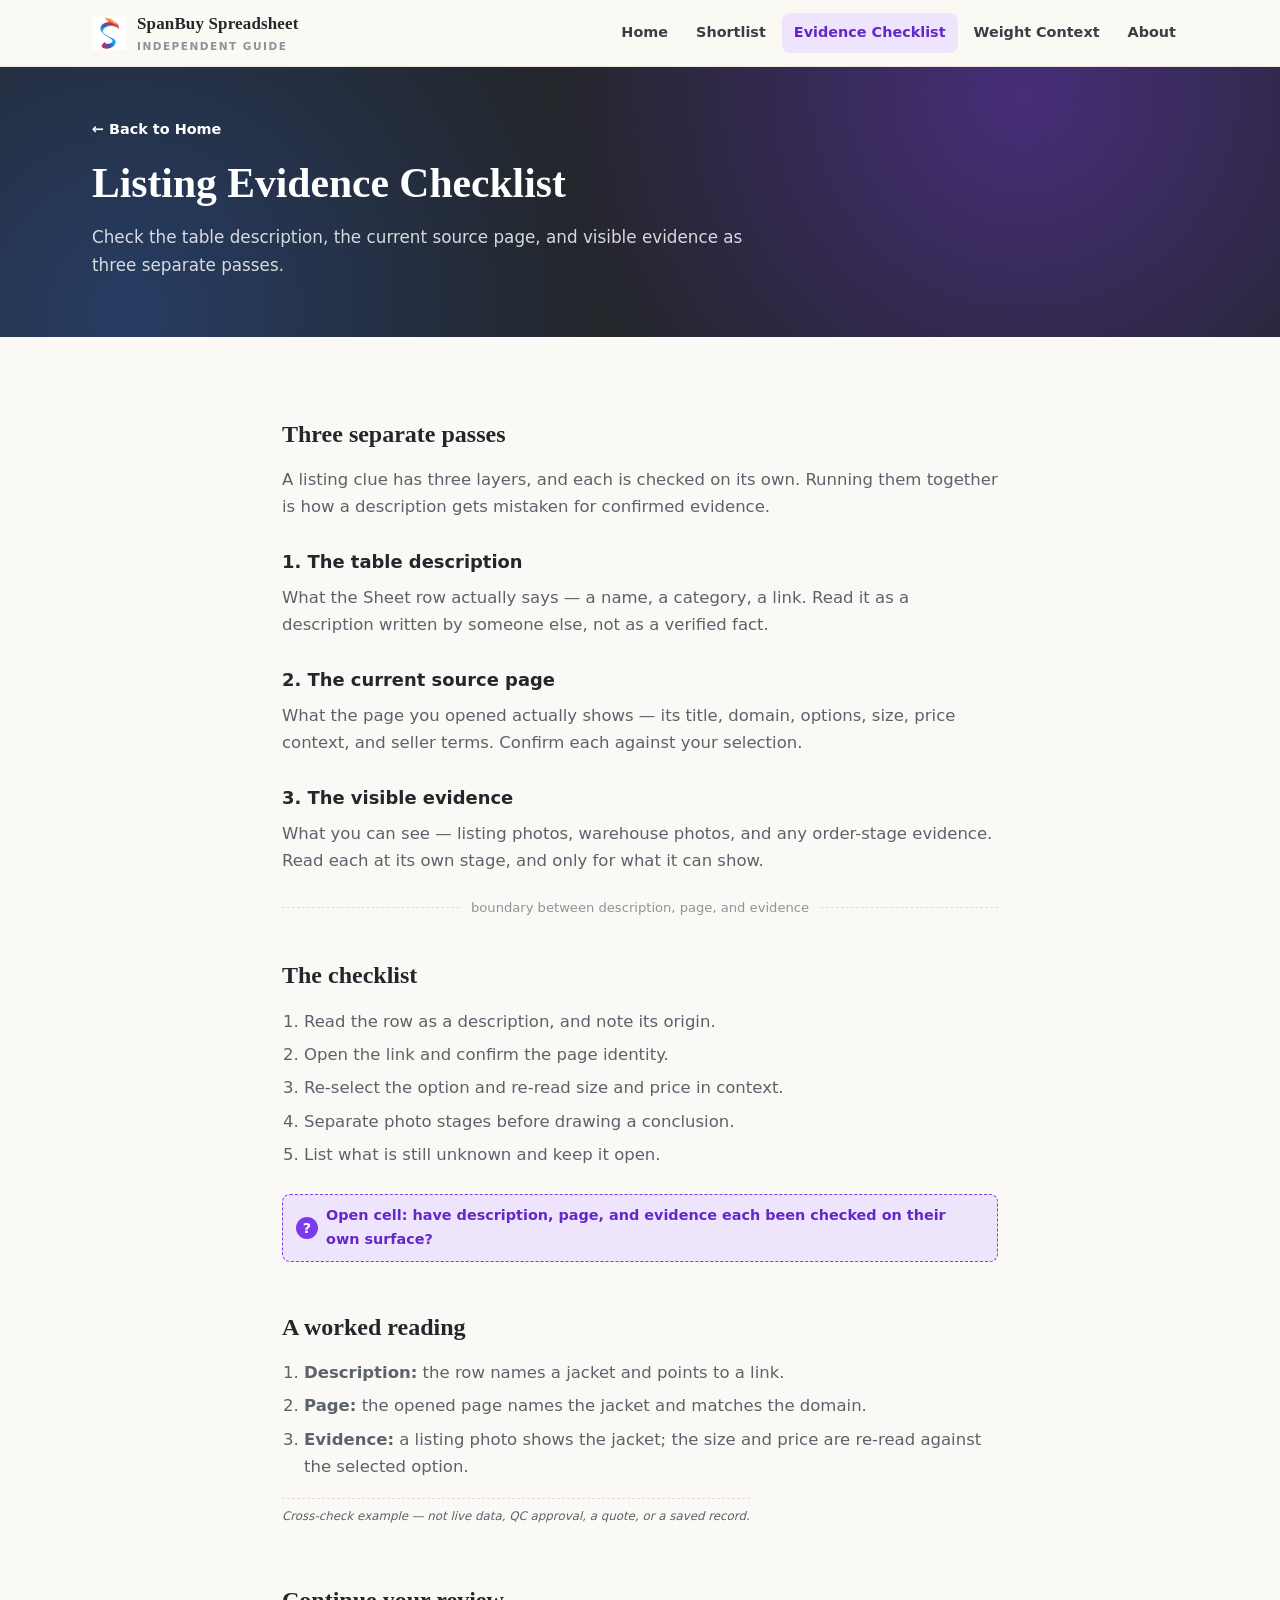
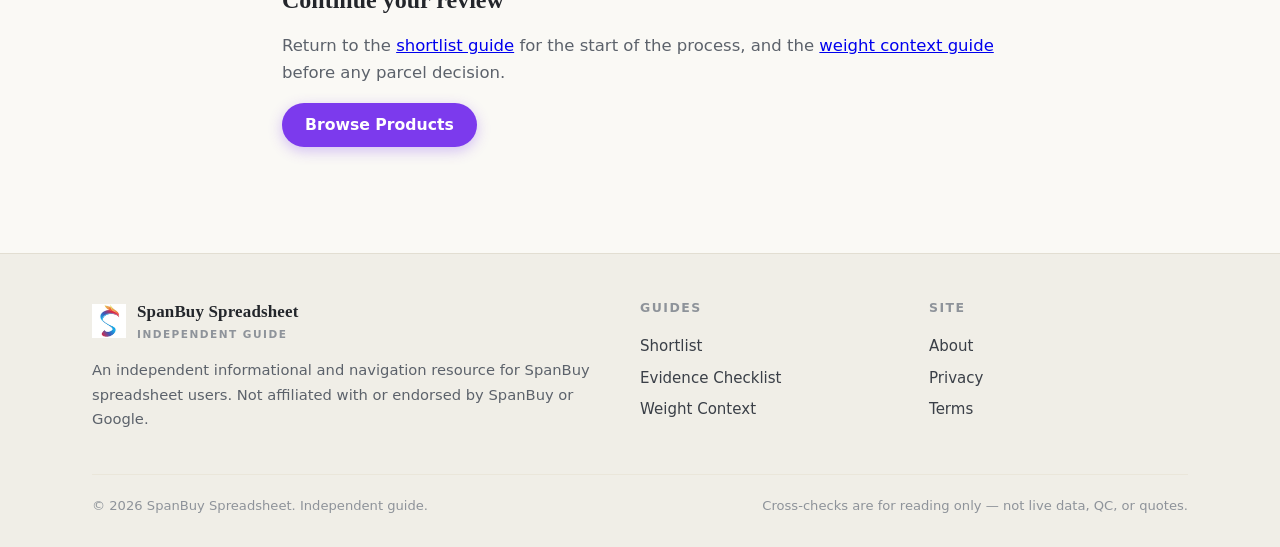
<file: listing-evidence-checklist/index.html>
<!DOCTYPE html>
<html lang="en">
<head>
  <meta charset="UTF-8">
  <meta name="viewport" content="width=device-width, initial-scale=1.0">
  <title>Listing Evidence Checklist | SpanBuy Spreadsheet</title>
  <meta name="description" content="Check the table description, the current source page, and visible evidence separately when reviewing a SpanBuy spreadsheet listing.">
  <link rel="canonical" href="https://repglide.github.io/spanbuy-spreadsheet/listing-evidence-checklist/">
  <link rel="icon" type="image/png" href="../assets/images/favicon.png">
  <link rel="stylesheet" href="../assets/css/styles.css">

  <meta property="og:type" content="article">
  <meta property="og:url" content="https://repglide.github.io/spanbuy-spreadsheet/listing-evidence-checklist/">
  <meta property="og:title" content="Listing Evidence Checklist | SpanBuy Spreadsheet">
  <meta property="og:description" content="Check the table description, the current source page, and visible evidence separately when reviewing a SpanBuy spreadsheet listing.">
  <meta name="twitter:card" content="summary">

  <script type="application/ld+json">
  {
    "@context": "https://schema.org",
    "@graph": [
      {
        "@type": "WebSite",
        "@id": "https://repglide.github.io/spanbuy-spreadsheet/#website",
        "url": "https://repglide.github.io/spanbuy-spreadsheet/",
        "name": "SpanBuy Spreadsheet & Cross-Check Matrix"
      },
      {
        "@type": "BreadcrumbList",
        "itemListElement": [
          { "@type": "ListItem", "position": 1, "name": "Home", "item": "https://repglide.github.io/spanbuy-spreadsheet/" },
          { "@type": "ListItem", "position": 2, "name": "Listing Evidence Checklist", "item": "https://repglide.github.io/spanbuy-spreadsheet/listing-evidence-checklist/" }
        ]
      },
      {
        "@type": "Article",
        "@id": "https://repglide.github.io/spanbuy-spreadsheet/listing-evidence-checklist/#article",
        "headline": "Listing Evidence Checklist",
        "description": "Check the table description, the current source page, and visible evidence separately when reviewing a SpanBuy spreadsheet listing.",
        "isPartOf": { "@id": "https://repglide.github.io/spanbuy-spreadsheet/#website" }
      }
    ]
  }
  </script>
</head>
<body>
  <a href="#main-content" class="skip-link">Skip to main content</a>

  <header class="site-header">
    <div class="container header-inner">
      <a href="../index.html" class="brand" aria-label="SpanBuy Spreadsheet Home">
        <img src="../assets/images/logo.png" alt="SpanBuy logo" width="34" height="34">
        <span class="brand-name">SpanBuy Spreadsheet<small>Independent Guide</small></span>
      </a>
      <button class="mobile-nav-toggle" aria-expanded="false" aria-label="Toggle navigation menu">
        <svg viewBox="0 0 24 24" fill="none" stroke="currentColor" stroke-width="2" width="22" height="22"><line x1="3" y1="6" x2="21" y2="6"></line><line x1="3" y1="12" x2="21" y2="12"></line><line x1="3" y1="18" x2="21" y2="18"></line></svg>
      </button>
      <nav class="main-nav" aria-label="Primary Navigation">
        <ul>
          <li><a href="../index.html">Home</a></li>
          <li><a href="../spreadsheet-shortlist-guide/">Shortlist</a></li>
          <li><a href="../listing-evidence-checklist/" class="active">Evidence Checklist</a></li>
          <li><a href="../parcel-weight-context-guide/">Weight Context</a></li>
          <li><a href="../about/">About</a></li>
        </ul>
      </nav>
    </div>
  </header>

  <main id="main-content">
    <section class="page-hero">
      <div class="container">
        <a class="back-link" href="../index.html" style="color:#fff">← Back to Home</a>
        <h1>Listing Evidence Checklist</h1>
        <p>Check the table description, the current source page, and visible evidence as three separate passes.</p>
      </div>
    </section>

    <div class="article-body">
      <h2>Three separate passes</h2>
      <p>A listing clue has three layers, and each is checked on its own. Running them together is how a description gets mistaken for confirmed evidence.</p>

      <h3>1. The table description</h3>
      <p>What the Sheet row actually says — a name, a category, a link. Read it as a description written by someone else, not as a verified fact.</p>

      <h3>2. The current source page</h3>
      <p>What the page you opened actually shows — its title, domain, options, size, price context, and seller terms. Confirm each against your selection.</p>

      <h3>3. The visible evidence</h3>
      <p>What you can see — listing photos, warehouse photos, and any order-stage evidence. Read each at its own stage, and only for what it can show.</p>

      <div class="boundary-marker">boundary between description, page, and evidence</div>

      <h2>The checklist</h2>
      <ol>
        <li>Read the row as a description, and note its origin.</li>
        <li>Open the link and confirm the page identity.</li>
        <li>Re-select the option and re-read size and price in context.</li>
        <li>Separate photo stages before drawing a conclusion.</li>
        <li>List what is still unknown and keep it open.</li>
      </ol>

      <div class="open-cell"><span class="qmark">?</span>Open cell: have description, page, and evidence each been checked on their own surface?</div>

      <h2>A worked reading</h2>
      <ol>
        <li><strong>Description:</strong> the row names a jacket and points to a link.</li>
        <li><strong>Page:</strong> the opened page names the jacket and matches the domain.</li>
        <li><strong>Evidence:</strong> a listing photo shows the jacket; the size and price are re-read against the selected option.</li>
      </ol>
      <p class="example-flag">Cross-check example — not live data, QC approval, a quote, or a saved record.</p>

      <h2>Continue your review</h2>
      <p>Return to the <a href="../spreadsheet-shortlist-guide/">shortlist guide</a> for the start of the process, and the <a href="../parcel-weight-context-guide/">weight context guide</a> before any parcel decision.</p>
      <p><a href="https://repglide.com/?agent=spanbuy" class="btn btn-primary" target="_blank" rel="nofollow noopener">Browse Products</a></p>
    </div>
  </main>

  <footer class="site-footer">
    <div class="container">
      <div class="footer-grid">
        <div class="footer-brand">
          <a href="../index.html" class="brand" aria-label="SpanBuy Spreadsheet Home">
            <img src="../assets/images/logo.png" alt="SpanBuy logo" width="30" height="30">
            <span class="brand-name">SpanBuy Spreadsheet<small>Independent Guide</small></span>
          </a>
          <p>An independent informational and navigation resource for SpanBuy spreadsheet users. Not affiliated with or endorsed by SpanBuy or Google.</p>
        </div>
        <div class="footer-col">
          <h4>Guides</h4>
          <ul>
            <li><a href="../spreadsheet-shortlist-guide/">Shortlist</a></li>
            <li><a href="../listing-evidence-checklist/">Evidence Checklist</a></li>
            <li><a href="../parcel-weight-context-guide/">Weight Context</a></li>
          </ul>
        </div>
        <div class="footer-col">
          <h4>Site</h4>
          <ul>
            <li><a href="../about/">About</a></li>
            <li><a href="../privacy/">Privacy</a></li>
            <li><a href="../terms/">Terms</a></li>
          </ul>
        </div>
      </div>
      <div class="footer-bottom">
        <span>&copy; <span id="year">2026</span> SpanBuy Spreadsheet. Independent guide.</span>
        <span>Cross-checks are for reading only — not live data, QC, or quotes.</span>
      </div>
    </div>
  </footer>

  <script src="../assets/js/main.js"></script>
</body>
</html>
</file>
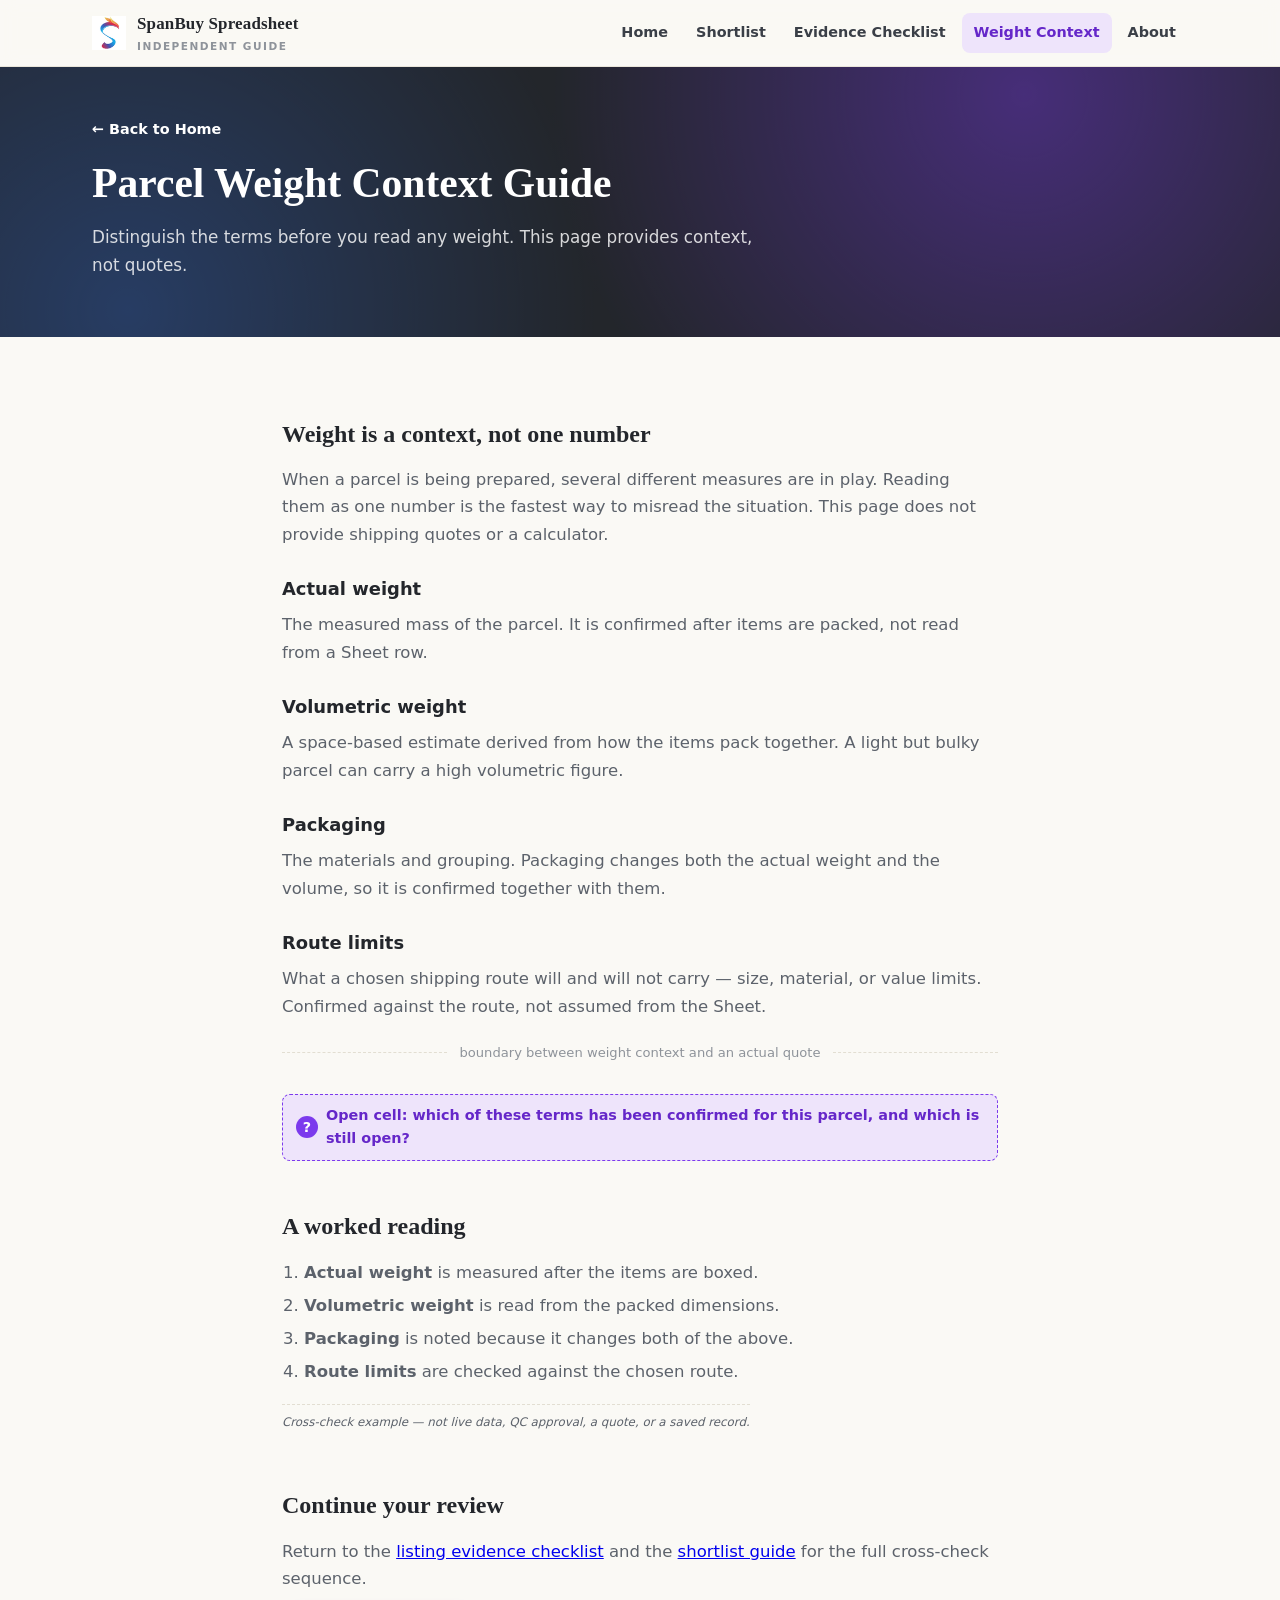
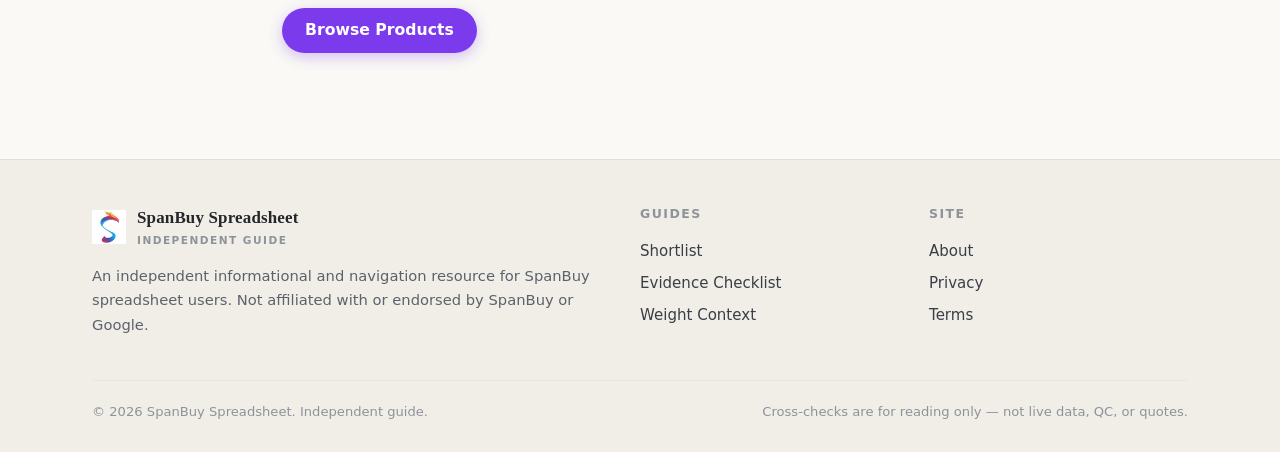
<file: parcel-weight-context-guide/index.html>
<!DOCTYPE html>
<html lang="en">
<head>
  <meta charset="UTF-8">
  <meta name="viewport" content="width=device-width, initial-scale=1.0">
  <title>Parcel Weight Context Guide | SpanBuy Spreadsheet</title>
  <meta name="description" content="Distinguish actual weight, volumetric weight, packaging, and route limits when reading a SpanBuy parcel — no quotes provided.">
  <link rel="canonical" href="https://repglide.github.io/spanbuy-spreadsheet/parcel-weight-context-guide/">
  <link rel="icon" type="image/png" href="../assets/images/favicon.png">
  <link rel="stylesheet" href="../assets/css/styles.css">

  <meta property="og:type" content="article">
  <meta property="og:url" content="https://repglide.github.io/spanbuy-spreadsheet/parcel-weight-context-guide/">
  <meta property="og:title" content="Parcel Weight Context Guide | SpanBuy Spreadsheet">
  <meta property="og:description" content="Distinguish actual weight, volumetric weight, packaging, and route limits when reading a SpanBuy parcel — no quotes provided.">
  <meta name="twitter:card" content="summary">

  <script type="application/ld+json">
  {
    "@context": "https://schema.org",
    "@graph": [
      {
        "@type": "WebSite",
        "@id": "https://repglide.github.io/spanbuy-spreadsheet/#website",
        "url": "https://repglide.github.io/spanbuy-spreadsheet/",
        "name": "SpanBuy Spreadsheet & Cross-Check Matrix"
      },
      {
        "@type": "BreadcrumbList",
        "itemListElement": [
          { "@type": "ListItem", "position": 1, "name": "Home", "item": "https://repglide.github.io/spanbuy-spreadsheet/" },
          { "@type": "ListItem", "position": 2, "name": "Parcel Weight Context Guide", "item": "https://repglide.github.io/spanbuy-spreadsheet/parcel-weight-context-guide/" }
        ]
      },
      {
        "@type": "Article",
        "@id": "https://repglide.github.io/spanbuy-spreadsheet/parcel-weight-context-guide/#article",
        "headline": "Parcel Weight Context Guide",
        "description": "Distinguish actual weight, volumetric weight, packaging, and route limits when reading a SpanBuy parcel — no quotes provided.",
        "isPartOf": { "@id": "https://repglide.github.io/spanbuy-spreadsheet/#website" }
      }
    ]
  }
  </script>
</head>
<body>
  <a href="#main-content" class="skip-link">Skip to main content</a>

  <header class="site-header">
    <div class="container header-inner">
      <a href="../index.html" class="brand" aria-label="SpanBuy Spreadsheet Home">
        <img src="../assets/images/logo.png" alt="SpanBuy logo" width="34" height="34">
        <span class="brand-name">SpanBuy Spreadsheet<small>Independent Guide</small></span>
      </a>
      <button class="mobile-nav-toggle" aria-expanded="false" aria-label="Toggle navigation menu">
        <svg viewBox="0 0 24 24" fill="none" stroke="currentColor" stroke-width="2" width="22" height="22"><line x1="3" y1="6" x2="21" y2="6"></line><line x1="3" y1="12" x2="21" y2="12"></line><line x1="3" y1="18" x2="21" y2="18"></line></svg>
      </button>
      <nav class="main-nav" aria-label="Primary Navigation">
        <ul>
          <li><a href="../index.html">Home</a></li>
          <li><a href="../spreadsheet-shortlist-guide/">Shortlist</a></li>
          <li><a href="../listing-evidence-checklist/">Evidence Checklist</a></li>
          <li><a href="../parcel-weight-context-guide/" class="active">Weight Context</a></li>
          <li><a href="../about/">About</a></li>
        </ul>
      </nav>
    </div>
  </header>

  <main id="main-content">
    <section class="page-hero">
      <div class="container">
        <a class="back-link" href="../index.html" style="color:#fff">← Back to Home</a>
        <h1>Parcel Weight Context Guide</h1>
        <p>Distinguish the terms before you read any weight. This page provides context, not quotes.</p>
      </div>
    </section>

    <div class="article-body">
      <h2>Weight is a context, not one number</h2>
      <p>When a parcel is being prepared, several different measures are in play. Reading them as one number is the fastest way to misread the situation. This page does not provide shipping quotes or a calculator.</p>

      <h3>Actual weight</h3>
      <p>The measured mass of the parcel. It is confirmed after items are packed, not read from a Sheet row.</p>

      <h3>Volumetric weight</h3>
      <p>A space-based estimate derived from how the items pack together. A light but bulky parcel can carry a high volumetric figure.</p>

      <h3>Packaging</h3>
      <p>The materials and grouping. Packaging changes both the actual weight and the volume, so it is confirmed together with them.</p>

      <h3>Route limits</h3>
      <p>What a chosen shipping route will and will not carry — size, material, or value limits. Confirmed against the route, not assumed from the Sheet.</p>

      <div class="boundary-marker">boundary between weight context and an actual quote</div>

      <div class="open-cell"><span class="qmark">?</span>Open cell: which of these terms has been confirmed for this parcel, and which is still open?</div>

      <h2>A worked reading</h2>
      <ol>
        <li><strong>Actual weight</strong> is measured after the items are boxed.</li>
        <li><strong>Volumetric weight</strong> is read from the packed dimensions.</li>
        <li><strong>Packaging</strong> is noted because it changes both of the above.</li>
        <li><strong>Route limits</strong> are checked against the chosen route.</li>
      </ol>
      <p class="example-flag">Cross-check example — not live data, QC approval, a quote, or a saved record.</p>

      <h2>Continue your review</h2>
      <p>Return to the <a href="../listing-evidence-checklist/">listing evidence checklist</a> and the <a href="../spreadsheet-shortlist-guide/">shortlist guide</a> for the full cross-check sequence.</p>
      <p><a href="https://repglide.com/?agent=spanbuy" class="btn btn-primary" target="_blank" rel="nofollow noopener">Browse Products</a></p>
    </div>
  </main>

  <footer class="site-footer">
    <div class="container">
      <div class="footer-grid">
        <div class="footer-brand">
          <a href="../index.html" class="brand" aria-label="SpanBuy Spreadsheet Home">
            <img src="../assets/images/logo.png" alt="SpanBuy logo" width="30" height="30">
            <span class="brand-name">SpanBuy Spreadsheet<small>Independent Guide</small></span>
          </a>
          <p>An independent informational and navigation resource for SpanBuy spreadsheet users. Not affiliated with or endorsed by SpanBuy or Google.</p>
        </div>
        <div class="footer-col">
          <h4>Guides</h4>
          <ul>
            <li><a href="../spreadsheet-shortlist-guide/">Shortlist</a></li>
            <li><a href="../listing-evidence-checklist/">Evidence Checklist</a></li>
            <li><a href="../parcel-weight-context-guide/">Weight Context</a></li>
          </ul>
        </div>
        <div class="footer-col">
          <h4>Site</h4>
          <ul>
            <li><a href="../about/">About</a></li>
            <li><a href="../privacy/">Privacy</a></li>
            <li><a href="../terms/">Terms</a></li>
          </ul>
        </div>
      </div>
      <div class="footer-bottom">
        <span>&copy; <span id="year">2026</span> SpanBuy Spreadsheet. Independent guide.</span>
        <span>Cross-checks are for reading only — not live data, QC, or quotes.</span>
      </div>
    </div>
  </footer>

  <script src="../assets/js/main.js"></script>
</body>
</html>
</file>
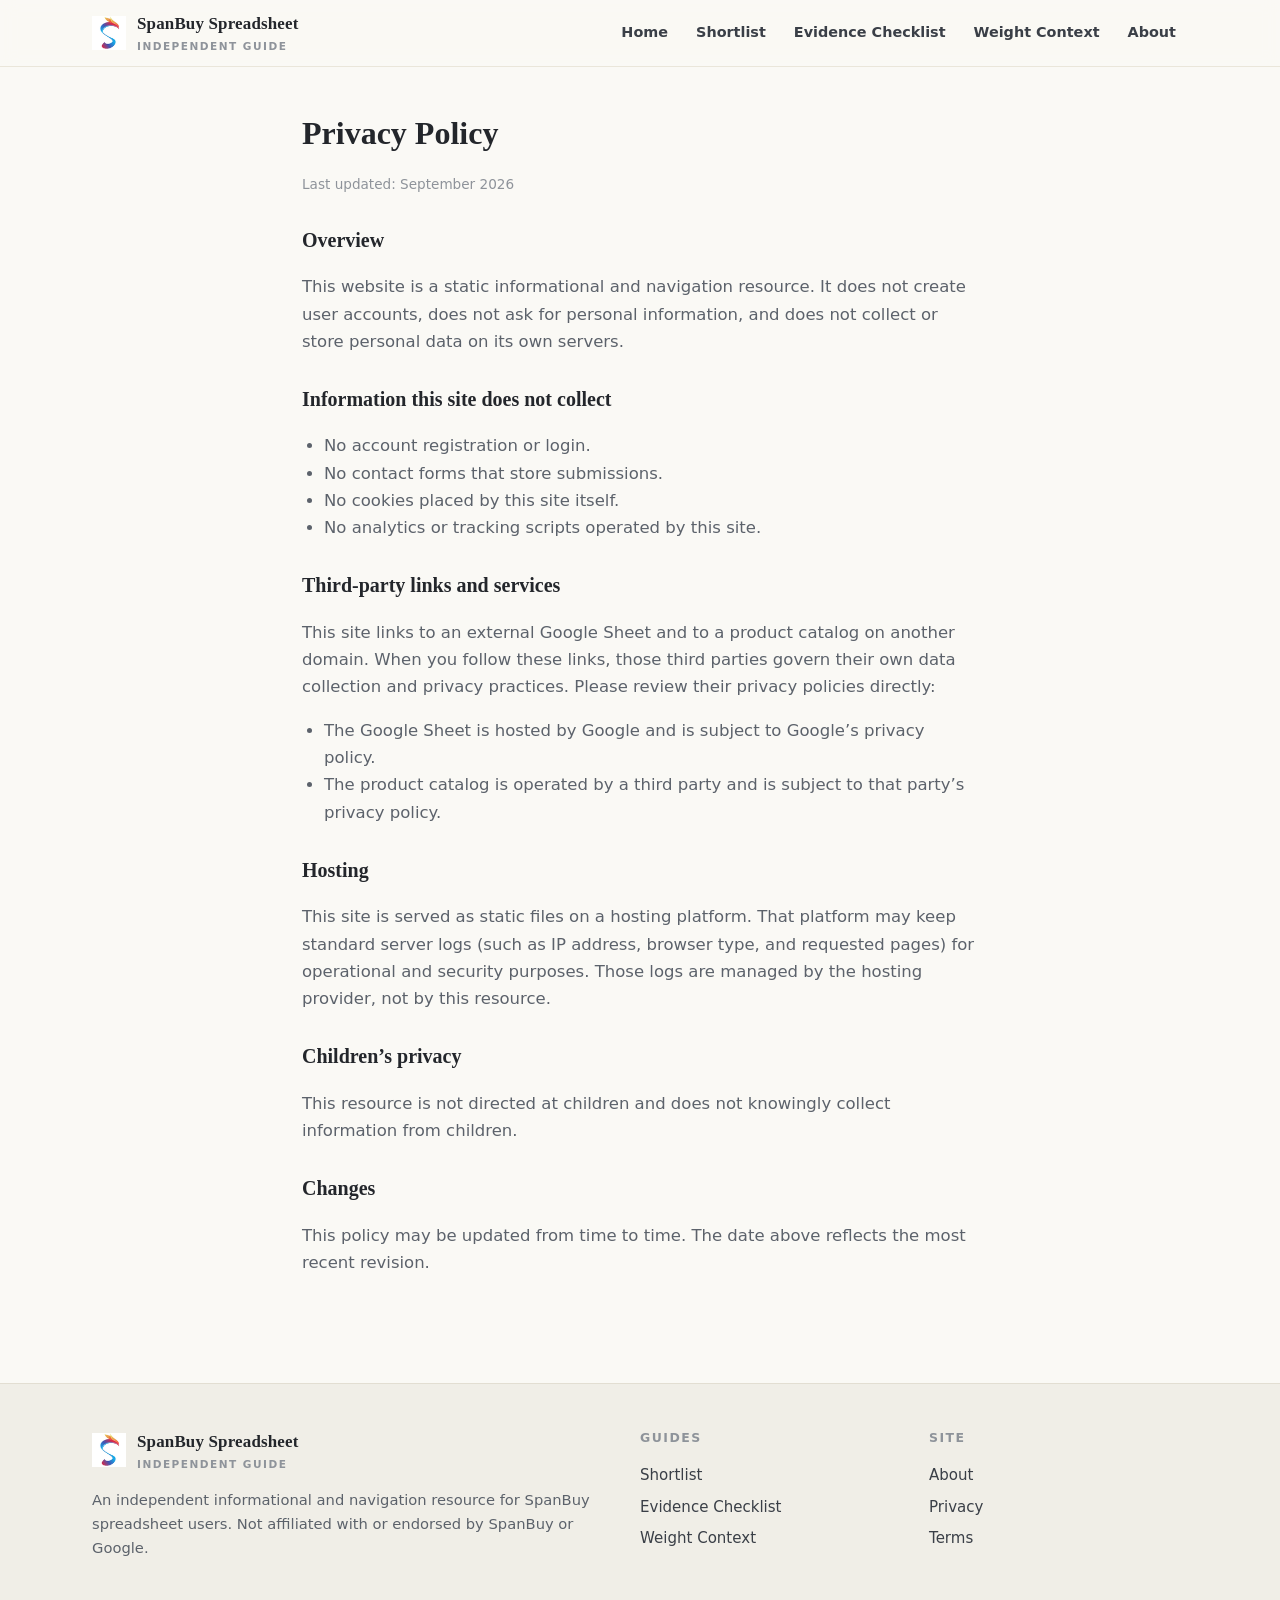
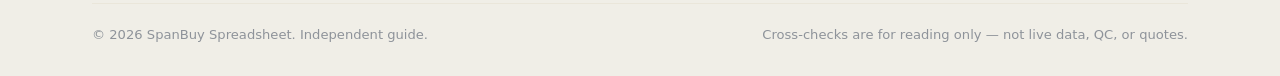
<file: privacy/index.html>
<!DOCTYPE html>
<html lang="en">
<head>
  <meta charset="UTF-8">
  <meta name="viewport" content="width=device-width, initial-scale=1.0">
  <title>Privacy Policy | SpanBuy Spreadsheet</title>
  <meta name="description" content="Privacy policy for the SpanBuy Spreadsheet independent resource.">
  <link rel="canonical" href="https://repglide.github.io/spanbuy-spreadsheet/privacy/">
  <link rel="icon" type="image/png" href="../assets/images/favicon.png">
  <link rel="stylesheet" href="../assets/css/styles.css">
  <meta name="robots" content="index, follow">
</head>
<body>
  <a href="#main-content" class="skip-link">Skip to main content</a>

  <header class="site-header">
    <div class="container header-inner">
      <a href="../index.html" class="brand" aria-label="SpanBuy Spreadsheet Home">
        <img src="../assets/images/logo.png" alt="SpanBuy logo" width="34" height="34">
        <span class="brand-name">SpanBuy Spreadsheet<small>Independent Guide</small></span>
      </a>
      <button class="mobile-nav-toggle" aria-expanded="false" aria-label="Toggle navigation menu">
        <svg viewBox="0 0 24 24" fill="none" stroke="currentColor" stroke-width="2" width="22" height="22"><line x1="3" y1="6" x2="21" y2="6"></line><line x1="3" y1="12" x2="21" y2="12"></line><line x1="3" y1="18" x2="21" y2="18"></line></svg>
      </button>
      <nav class="main-nav" aria-label="Primary Navigation">
        <ul>
          <li><a href="../index.html">Home</a></li>
          <li><a href="../spreadsheet-shortlist-guide/">Shortlist</a></li>
          <li><a href="../listing-evidence-checklist/">Evidence Checklist</a></li>
          <li><a href="../parcel-weight-context-guide/">Weight Context</a></li>
          <li><a href="../about/">About</a></li>
        </ul>
      </nav>
    </div>
  </header>

  <main id="main-content">
    <div class="legal-body">
      <h1>Privacy Policy</h1>
      <p class="legal-date">Last updated: September 2026</p>

      <h2>Overview</h2>
      <p>This website is a static informational and navigation resource. It does not create user accounts, does not ask for personal information, and does not collect or store personal data on its own servers.</p>

      <h2>Information this site does not collect</h2>
      <ul>
        <li>No account registration or login.</li>
        <li>No contact forms that store submissions.</li>
        <li>No cookies placed by this site itself.</li>
        <li>No analytics or tracking scripts operated by this site.</li>
      </ul>

      <h2>Third-party links and services</h2>
      <p>This site links to an external Google Sheet and to a product catalog on another domain. When you follow these links, those third parties govern their own data collection and privacy practices. Please review their privacy policies directly:</p>
      <ul>
        <li>The Google Sheet is hosted by Google and is subject to Google&rsquo;s privacy policy.</li>
        <li>The product catalog is operated by a third party and is subject to that party&rsquo;s privacy policy.</li>
      </ul>

      <h2>Hosting</h2>
      <p>This site is served as static files on a hosting platform. That platform may keep standard server logs (such as IP address, browser type, and requested pages) for operational and security purposes. Those logs are managed by the hosting provider, not by this resource.</p>

      <h2>Children&rsquo;s privacy</h2>
      <p>This resource is not directed at children and does not knowingly collect information from children.</p>

      <h2>Changes</h2>
      <p>This policy may be updated from time to time. The date above reflects the most recent revision.</p>
    </div>
  </main>

  <footer class="site-footer">
    <div class="container">
      <div class="footer-grid">
        <div class="footer-brand">
          <a href="../index.html" class="brand" aria-label="SpanBuy Spreadsheet Home">
            <img src="../assets/images/logo.png" alt="SpanBuy logo" width="30" height="30">
            <span class="brand-name">SpanBuy Spreadsheet<small>Independent Guide</small></span>
          </a>
          <p>An independent informational and navigation resource for SpanBuy spreadsheet users. Not affiliated with or endorsed by SpanBuy or Google.</p>
        </div>
        <div class="footer-col">
          <h4>Guides</h4>
          <ul>
            <li><a href="../spreadsheet-shortlist-guide/">Shortlist</a></li>
            <li><a href="../listing-evidence-checklist/">Evidence Checklist</a></li>
            <li><a href="../parcel-weight-context-guide/">Weight Context</a></li>
          </ul>
        </div>
        <div class="footer-col">
          <h4>Site</h4>
          <ul>
            <li><a href="../about/">About</a></li>
            <li><a href="../privacy/">Privacy</a></li>
            <li><a href="../terms/">Terms</a></li>
          </ul>
        </div>
      </div>
      <div class="footer-bottom">
        <span>&copy; <span id="year">2026</span> SpanBuy Spreadsheet. Independent guide.</span>
        <span>Cross-checks are for reading only — not live data, QC, or quotes.</span>
      </div>
    </div>
  </footer>

  <script src="../assets/js/main.js"></script>
</body>
</html>
</file>
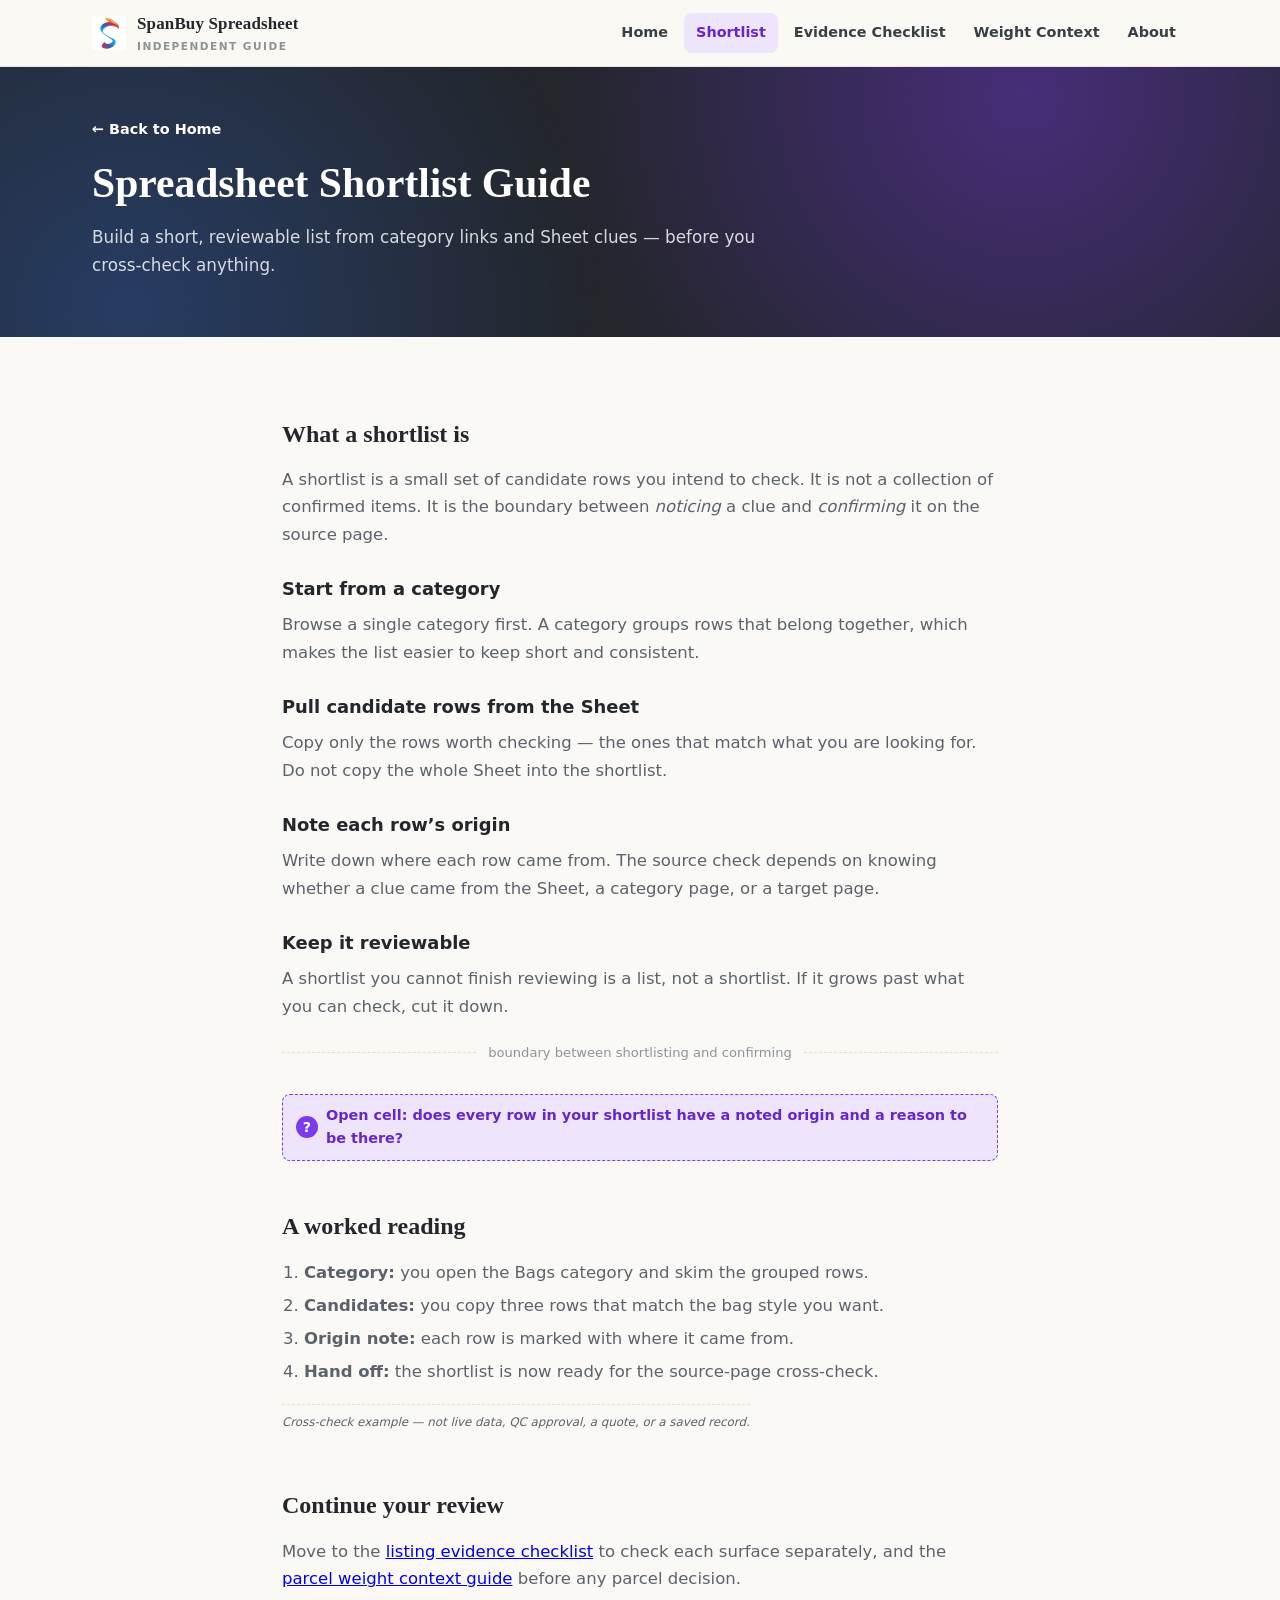
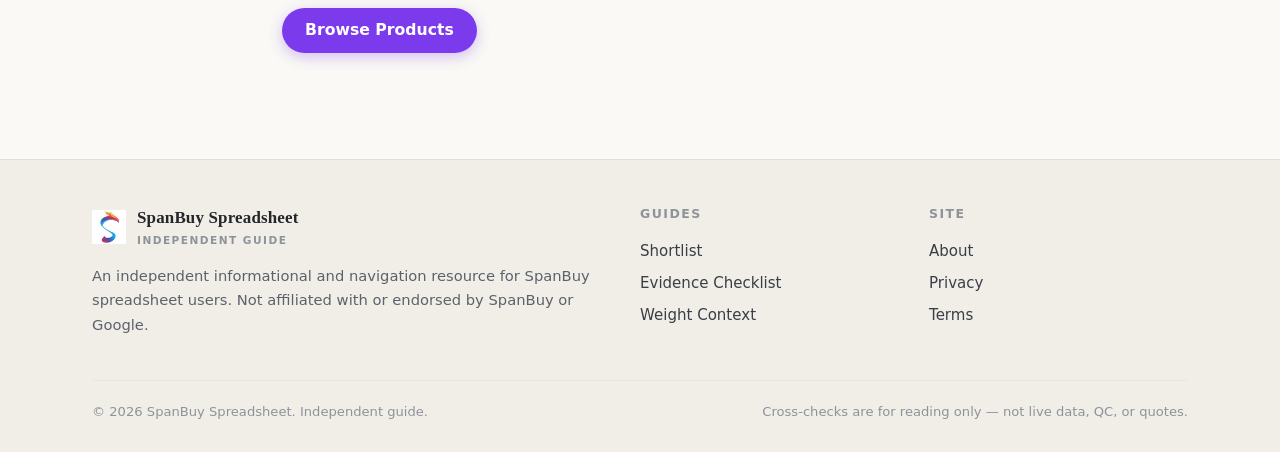
<file: spreadsheet-shortlist-guide/index.html>
<!DOCTYPE html>
<html lang="en">
<head>
  <meta charset="UTF-8">
  <meta name="viewport" content="width=device-width, initial-scale=1.0">
  <title>Spreadsheet Shortlist Guide | SpanBuy Spreadsheet</title>
  <meta name="description" content="How to build a short, reviewable SpanBuy shortlist from category links and Sheet clues before cross-checking any listing.">
  <link rel="canonical" href="https://repglide.github.io/spanbuy-spreadsheet/spreadsheet-shortlist-guide/">
  <link rel="icon" type="image/png" href="../assets/images/favicon.png">
  <link rel="stylesheet" href="../assets/css/styles.css">

  <meta property="og:type" content="article">
  <meta property="og:url" content="https://repglide.github.io/spanbuy-spreadsheet/spreadsheet-shortlist-guide/">
  <meta property="og:title" content="Spreadsheet Shortlist Guide | SpanBuy Spreadsheet">
  <meta property="og:description" content="How to build a short, reviewable SpanBuy shortlist from category links and Sheet clues before cross-checking any listing.">
  <meta name="twitter:card" content="summary">

  <script type="application/ld+json">
  {
    "@context": "https://schema.org",
    "@graph": [
      {
        "@type": "WebSite",
        "@id": "https://repglide.github.io/spanbuy-spreadsheet/#website",
        "url": "https://repglide.github.io/spanbuy-spreadsheet/",
        "name": "SpanBuy Spreadsheet & Cross-Check Matrix"
      },
      {
        "@type": "BreadcrumbList",
        "itemListElement": [
          { "@type": "ListItem", "position": 1, "name": "Home", "item": "https://repglide.github.io/spanbuy-spreadsheet/" },
          { "@type": "ListItem", "position": 2, "name": "Spreadsheet Shortlist Guide", "item": "https://repglide.github.io/spanbuy-spreadsheet/spreadsheet-shortlist-guide/" }
        ]
      },
      {
        "@type": "Article",
        "@id": "https://repglide.github.io/spanbuy-spreadsheet/spreadsheet-shortlist-guide/#article",
        "headline": "Spreadsheet Shortlist Guide",
        "description": "How to build a short, reviewable SpanBuy shortlist from category links and Sheet clues before cross-checking any listing.",
        "isPartOf": { "@id": "https://repglide.github.io/spanbuy-spreadsheet/#website" }
      }
    ]
  }
  </script>
</head>
<body>
  <a href="#main-content" class="skip-link">Skip to main content</a>

  <header class="site-header">
    <div class="container header-inner">
      <a href="../index.html" class="brand" aria-label="SpanBuy Spreadsheet Home">
        <img src="../assets/images/logo.png" alt="SpanBuy logo" width="34" height="34">
        <span class="brand-name">SpanBuy Spreadsheet<small>Independent Guide</small></span>
      </a>
      <button class="mobile-nav-toggle" aria-expanded="false" aria-label="Toggle navigation menu">
        <svg viewBox="0 0 24 24" fill="none" stroke="currentColor" stroke-width="2" width="22" height="22"><line x1="3" y1="6" x2="21" y2="6"></line><line x1="3" y1="12" x2="21" y2="12"></line><line x1="3" y1="18" x2="21" y2="18"></line></svg>
      </button>
      <nav class="main-nav" aria-label="Primary Navigation">
        <ul>
          <li><a href="../index.html">Home</a></li>
          <li><a href="../spreadsheet-shortlist-guide/" class="active">Shortlist</a></li>
          <li><a href="../listing-evidence-checklist/">Evidence Checklist</a></li>
          <li><a href="../parcel-weight-context-guide/">Weight Context</a></li>
          <li><a href="../about/">About</a></li>
        </ul>
      </nav>
    </div>
  </header>

  <main id="main-content">
    <section class="page-hero">
      <div class="container">
        <a class="back-link" href="../index.html" style="color:#fff">← Back to Home</a>
        <h1>Spreadsheet Shortlist Guide</h1>
        <p>Build a short, reviewable list from category links and Sheet clues — before you cross-check anything.</p>
      </div>
    </section>

    <div class="article-body">
      <h2>What a shortlist is</h2>
      <p>A shortlist is a small set of candidate rows you intend to check. It is not a collection of confirmed items. It is the boundary between <em>noticing</em> a clue and <em>confirming</em> it on the source page.</p>

      <h3>Start from a category</h3>
      <p>Browse a single category first. A category groups rows that belong together, which makes the list easier to keep short and consistent.</p>

      <h3>Pull candidate rows from the Sheet</h3>
      <p>Copy only the rows worth checking — the ones that match what you are looking for. Do not copy the whole Sheet into the shortlist.</p>

      <h3>Note each row&rsquo;s origin</h3>
      <p>Write down where each row came from. The source check depends on knowing whether a clue came from the Sheet, a category page, or a target page.</p>

      <h3>Keep it reviewable</h3>
      <p>A shortlist you cannot finish reviewing is a list, not a shortlist. If it grows past what you can check, cut it down.</p>

      <div class="boundary-marker">boundary between shortlisting and confirming</div>

      <div class="open-cell"><span class="qmark">?</span>Open cell: does every row in your shortlist have a noted origin and a reason to be there?</div>

      <h2>A worked reading</h2>
      <ol>
        <li><strong>Category:</strong> you open the Bags category and skim the grouped rows.</li>
        <li><strong>Candidates:</strong> you copy three rows that match the bag style you want.</li>
        <li><strong>Origin note:</strong> each row is marked with where it came from.</li>
        <li><strong>Hand off:</strong> the shortlist is now ready for the source-page cross-check.</li>
      </ol>
      <p class="example-flag">Cross-check example — not live data, QC approval, a quote, or a saved record.</p>

      <h2>Continue your review</h2>
      <p>Move to the <a href="../listing-evidence-checklist/">listing evidence checklist</a> to check each surface separately, and the <a href="../parcel-weight-context-guide/">parcel weight context guide</a> before any parcel decision.</p>
      <p><a href="https://repglide.com/?agent=spanbuy" class="btn btn-primary" target="_blank" rel="nofollow noopener">Browse Products</a></p>
    </div>
  </main>

  <footer class="site-footer">
    <div class="container">
      <div class="footer-grid">
        <div class="footer-brand">
          <a href="../index.html" class="brand" aria-label="SpanBuy Spreadsheet Home">
            <img src="../assets/images/logo.png" alt="SpanBuy logo" width="30" height="30">
            <span class="brand-name">SpanBuy Spreadsheet<small>Independent Guide</small></span>
          </a>
          <p>An independent informational and navigation resource for SpanBuy spreadsheet users. Not affiliated with or endorsed by SpanBuy or Google.</p>
        </div>
        <div class="footer-col">
          <h4>Guides</h4>
          <ul>
            <li><a href="../spreadsheet-shortlist-guide/">Shortlist</a></li>
            <li><a href="../listing-evidence-checklist/">Evidence Checklist</a></li>
            <li><a href="../parcel-weight-context-guide/">Weight Context</a></li>
          </ul>
        </div>
        <div class="footer-col">
          <h4>Site</h4>
          <ul>
            <li><a href="../about/">About</a></li>
            <li><a href="../privacy/">Privacy</a></li>
            <li><a href="../terms/">Terms</a></li>
          </ul>
        </div>
      </div>
      <div class="footer-bottom">
        <span>&copy; <span id="year">2026</span> SpanBuy Spreadsheet. Independent guide.</span>
        <span>Cross-checks are for reading only — not live data, QC, or quotes.</span>
      </div>
    </div>
  </footer>

  <script src="../assets/js/main.js"></script>
</body>
</html>
</file>
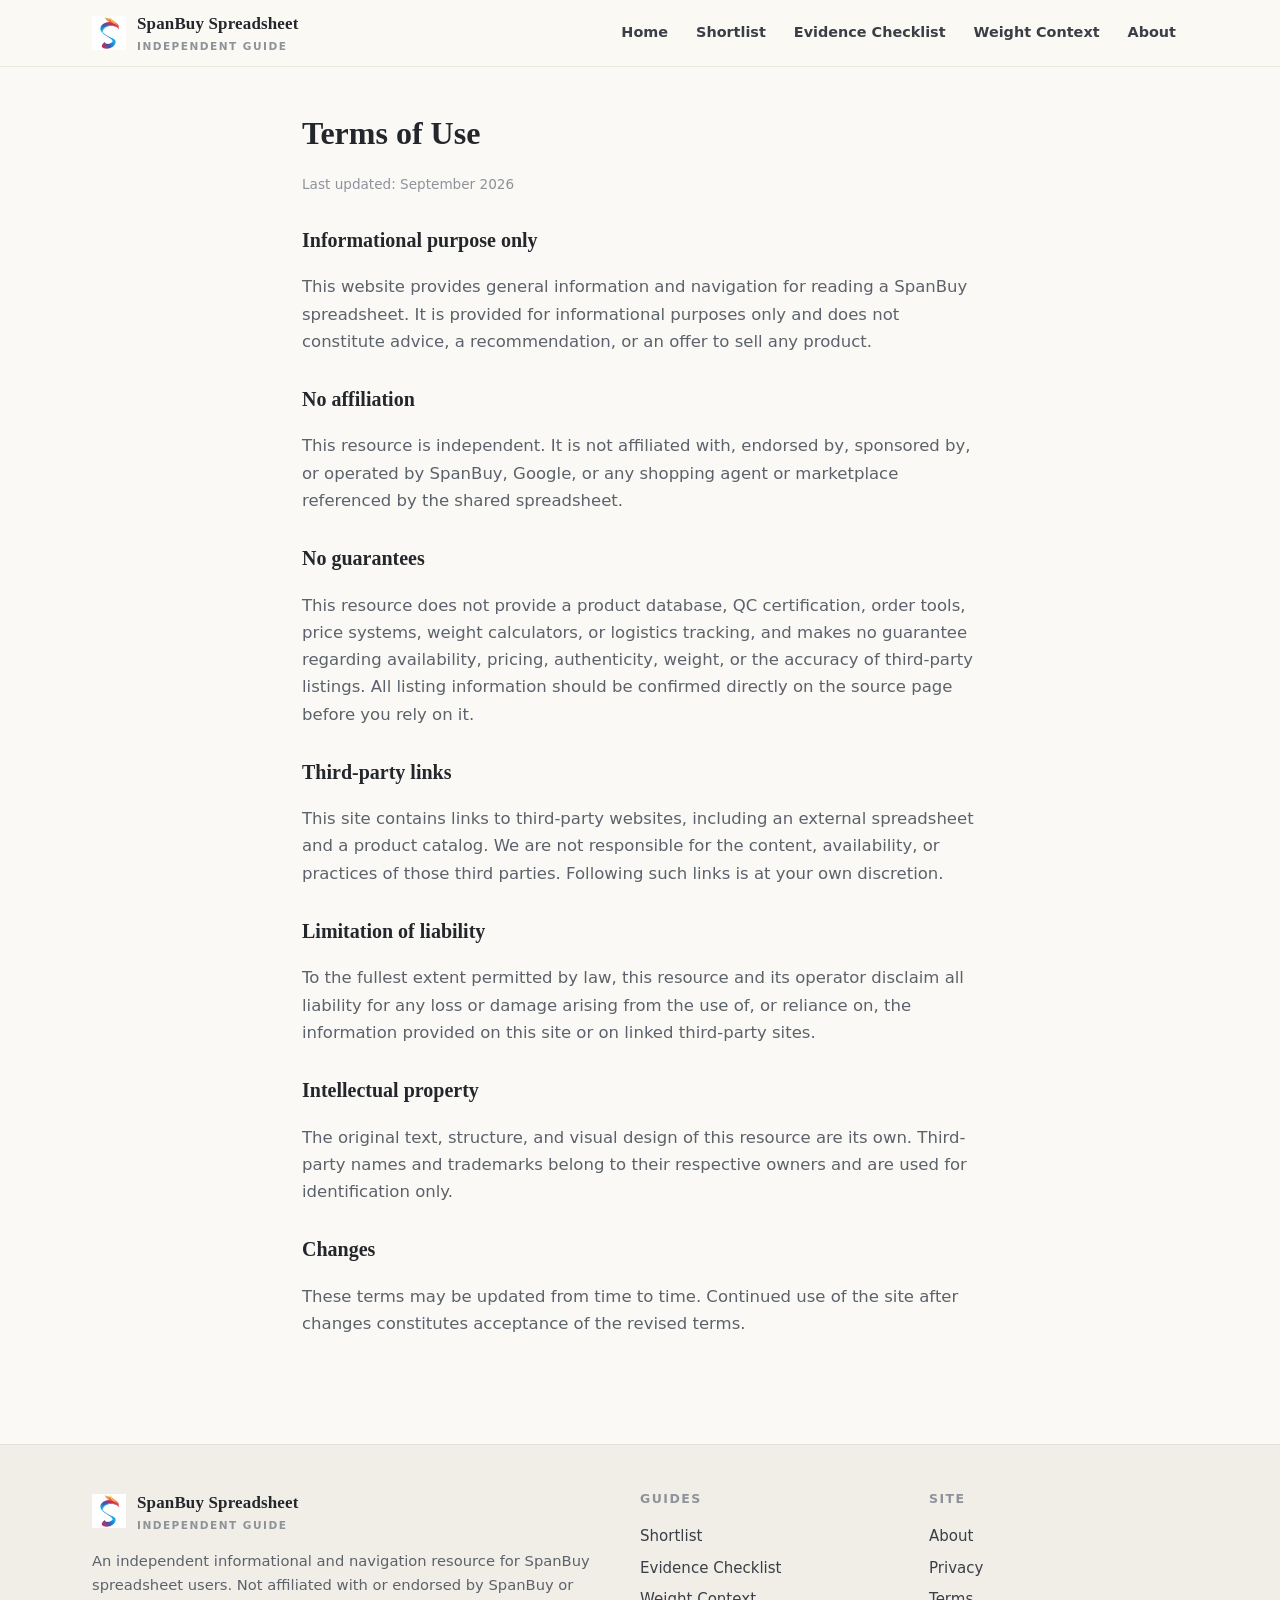
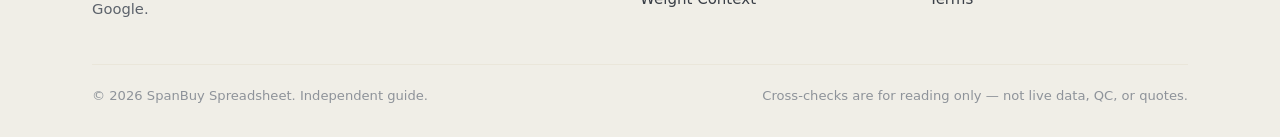
<file: terms/index.html>
<!DOCTYPE html>
<html lang="en">
<head>
  <meta charset="UTF-8">
  <meta name="viewport" content="width=device-width, initial-scale=1.0">
  <title>Terms of Use | SpanBuy Spreadsheet</title>
  <meta name="description" content="Terms of use for the SpanBuy Spreadsheet independent resource.">
  <link rel="canonical" href="https://repglide.github.io/spanbuy-spreadsheet/terms/">
  <link rel="icon" type="image/png" href="../assets/images/favicon.png">
  <link rel="stylesheet" href="../assets/css/styles.css">
  <meta name="robots" content="index, follow">
</head>
<body>
  <a href="#main-content" class="skip-link">Skip to main content</a>

  <header class="site-header">
    <div class="container header-inner">
      <a href="../index.html" class="brand" aria-label="SpanBuy Spreadsheet Home">
        <img src="../assets/images/logo.png" alt="SpanBuy logo" width="34" height="34">
        <span class="brand-name">SpanBuy Spreadsheet<small>Independent Guide</small></span>
      </a>
      <button class="mobile-nav-toggle" aria-expanded="false" aria-label="Toggle navigation menu">
        <svg viewBox="0 0 24 24" fill="none" stroke="currentColor" stroke-width="2" width="22" height="22"><line x1="3" y1="6" x2="21" y2="6"></line><line x1="3" y1="12" x2="21" y2="12"></line><line x1="3" y1="18" x2="21" y2="18"></line></svg>
      </button>
      <nav class="main-nav" aria-label="Primary Navigation">
        <ul>
          <li><a href="../index.html">Home</a></li>
          <li><a href="../spreadsheet-shortlist-guide/">Shortlist</a></li>
          <li><a href="../listing-evidence-checklist/">Evidence Checklist</a></li>
          <li><a href="../parcel-weight-context-guide/">Weight Context</a></li>
          <li><a href="../about/">About</a></li>
        </ul>
      </nav>
    </div>
  </header>

  <main id="main-content">
    <div class="legal-body">
      <h1>Terms of Use</h1>
      <p class="legal-date">Last updated: September 2026</p>

      <h2>Informational purpose only</h2>
      <p>This website provides general information and navigation for reading a SpanBuy spreadsheet. It is provided for informational purposes only and does not constitute advice, a recommendation, or an offer to sell any product.</p>

      <h2>No affiliation</h2>
      <p>This resource is independent. It is not affiliated with, endorsed by, sponsored by, or operated by SpanBuy, Google, or any shopping agent or marketplace referenced by the shared spreadsheet.</p>

      <h2>No guarantees</h2>
      <p>This resource does not provide a product database, QC certification, order tools, price systems, weight calculators, or logistics tracking, and makes no guarantee regarding availability, pricing, authenticity, weight, or the accuracy of third-party listings. All listing information should be confirmed directly on the source page before you rely on it.</p>

      <h2>Third-party links</h2>
      <p>This site contains links to third-party websites, including an external spreadsheet and a product catalog. We are not responsible for the content, availability, or practices of those third parties. Following such links is at your own discretion.</p>

      <h2>Limitation of liability</h2>
      <p>To the fullest extent permitted by law, this resource and its operator disclaim all liability for any loss or damage arising from the use of, or reliance on, the information provided on this site or on linked third-party sites.</p>

      <h2>Intellectual property</h2>
      <p>The original text, structure, and visual design of this resource are its own. Third-party names and trademarks belong to their respective owners and are used for identification only.</p>

      <h2>Changes</h2>
      <p>These terms may be updated from time to time. Continued use of the site after changes constitutes acceptance of the revised terms.</p>
    </div>
  </main>

  <footer class="site-footer">
    <div class="container">
      <div class="footer-grid">
        <div class="footer-brand">
          <a href="../index.html" class="brand" aria-label="SpanBuy Spreadsheet Home">
            <img src="../assets/images/logo.png" alt="SpanBuy logo" width="30" height="30">
            <span class="brand-name">SpanBuy Spreadsheet<small>Independent Guide</small></span>
          </a>
          <p>An independent informational and navigation resource for SpanBuy spreadsheet users. Not affiliated with or endorsed by SpanBuy or Google.</p>
        </div>
        <div class="footer-col">
          <h4>Guides</h4>
          <ul>
            <li><a href="../spreadsheet-shortlist-guide/">Shortlist</a></li>
            <li><a href="../listing-evidence-checklist/">Evidence Checklist</a></li>
            <li><a href="../parcel-weight-context-guide/">Weight Context</a></li>
          </ul>
        </div>
        <div class="footer-col">
          <h4>Site</h4>
          <ul>
            <li><a href="../about/">About</a></li>
            <li><a href="../privacy/">Privacy</a></li>
            <li><a href="../terms/">Terms</a></li>
          </ul>
        </div>
      </div>
      <div class="footer-bottom">
        <span>&copy; <span id="year">2026</span> SpanBuy Spreadsheet. Independent guide.</span>
        <span>Cross-checks are for reading only — not live data, QC, or quotes.</span>
      </div>
    </div>
  </footer>

  <script src="../assets/js/main.js"></script>
</body>
</html>
</file>
<file: assets/css/styles.css>
/* ==========================================================================
   SpanBuy Spreadsheet — Cross-Check Matrix Workbench theme
   Warm white · deep graphite · electric purple · signal lime · cobalt
   ========================================================================== */

:root {
  /* palette */
  --paper:        #FAF9F5;
  --paper-2:      #F0EEE7;
  --white:        #FFFEFB;
  --graphite:     #23262B;
  --graphite-2:   #2A2E35;
  --graphite-3:   #3A3F47;
  --ink:          #26292F;
  --ink-soft:     #5C626B;
  --ink-faint:    #8E939A;
  --purple:       #7C3AED;
  --purple-dark:  #6527C9;
  --purple-soft:  #EEE4FB;
  --lime:         #A3E635;
  --lime-soft:    #F2FAD6;
  --cobalt:       #2E5FB8;
  --cobalt-soft:  #E3EBF8;
  --line:         #E2DED2;
  --line-soft:    #EAE6DA;

  /* typography */
  --serif: Georgia, 'Times New Roman', Times, serif;
  --sans: system-ui, -apple-system, 'Segoe UI', Roboto, Helvetica, Arial, sans-serif;
  --mono: ui-monospace, SFMono-Regular, 'SF Mono', Menlo, Consolas, monospace;

  /* geometry */
  --radius: 14px;
  --radius-sm: 8px;
  --container: 1140px;
  --shadow-sm: 0 1px 2px rgba(35, 38, 43, 0.05), 0 2px 8px rgba(35, 38, 43, 0.06);
  --shadow-md: 0 4px 14px rgba(35, 38, 43, 0.10), 0 12px 32px rgba(35, 38, 43, 0.08);
}

* { box-sizing: border-box; }
html { scroll-behavior: smooth; -webkit-text-size-adjust: 100%; }

body {
  margin: 0;
  font-family: var(--sans);
  font-size: 16.5px;
  line-height: 1.65;
  color: var(--ink);
  background: var(--paper);
  -webkit-font-smoothing: antialiased;
  text-rendering: optimizeLegibility;
}

/* ---------- accessibility ---------- */
.skip-link { position: absolute; left: -9999px; top: 0; background: var(--graphite); color: #fff; padding: 10px 16px; z-index: 200; border-radius: 0 0 var(--radius-sm) 0; }
.skip-link:focus { left: 0; }
:focus-visible { outline: 3px solid var(--purple); outline-offset: 2px; border-radius: 3px; }
.visually-hidden { position: absolute !important; width: 1px; height: 1px; margin: -1px; padding: 0; border: 0; overflow: hidden; clip: rect(0 0 0 0); white-space: nowrap; }

/* ---------- layout ---------- */
.container { max-width: var(--container); margin: 0 auto; padding: 0 22px; }

/* ---------- header ---------- */
.site-header { position: sticky; top: 0; z-index: 100; background: rgba(250, 249, 245, 0.92); backdrop-filter: saturate(140%) blur(8px); border-bottom: 1px solid var(--line-soft); }
.header-inner { display: flex; align-items: center; gap: 20px; height: 66px; }
.brand { display: flex; align-items: center; gap: 11px; text-decoration: none; color: var(--graphite); }
.brand img { width: 34px; height: 34px; display: block; }
.brand-name { font-family: var(--serif); font-weight: 700; font-size: 1.06rem; letter-spacing: 0.01em; }
.brand-name small { display: block; font-family: var(--sans); font-weight: 600; font-size: 0.66rem; color: var(--ink-faint); letter-spacing: 0.14em; text-transform: uppercase; }

.main-nav { margin-left: auto; }
.main-nav ul { display: flex; align-items: center; gap: 4px; list-style: none; margin: 0; padding: 0; }
.main-nav a { display: block; padding: 8px 12px; text-decoration: none; color: var(--graphite-3); font-weight: 600; font-size: 0.9rem; border-radius: var(--radius-sm); }
.main-nav a:hover { background: var(--paper-2); color: var(--graphite); }
.main-nav a.active { color: var(--purple-dark); background: var(--purple-soft); }

.mobile-nav-toggle { display: none; margin-left: auto; width: 44px; height: 44px; border: 1px solid var(--line); background: var(--white); border-radius: var(--radius-sm); cursor: pointer; color: var(--graphite); }
.mobile-nav-toggle svg { display: block; margin: 0 auto; }

@media (max-width: 860px) {
  .main-nav { display: none; }
  .mobile-nav-toggle { display: block; }
  .main-nav.open { display: block; position: absolute; left: 0; right: 0; top: 66px; background: var(--white); border-bottom: 1px solid var(--line); box-shadow: var(--shadow-md); }
  .main-nav.open ul { flex-direction: column; align-items: stretch; gap: 2px; padding: 8px; }
  .main-nav.open a { padding: 12px 14px; }
}

/* ---------- buttons ---------- */
.btn { display: inline-flex; align-items: center; justify-content: center; gap: 8px; padding: 12px 22px; border-radius: 999px; text-decoration: none; font-weight: 700; font-size: 0.98rem; line-height: 1.2; border: 1.5px solid transparent; transition: transform 0.12s ease, box-shadow 0.12s ease, background 0.12s ease; }
.btn:active { transform: translateY(1px); }
.btn-primary { background: var(--purple); color: #fff; box-shadow: 0 4px 14px rgba(124, 58, 237, 0.30); }
.btn-primary:hover { background: var(--purple-dark); box-shadow: 0 6px 18px rgba(124, 58, 237, 0.38); }
.btn-secondary { background: var(--white); color: var(--graphite); border-color: var(--line); box-shadow: var(--shadow-sm); }
.btn-secondary:hover { border-color: var(--graphite-3); background: #fff; }
.btn-sm { padding: 9px 16px; font-size: 0.88rem; }

/* ---------- hero ---------- */
.hero-section { padding: 56px 0 40px; position: relative; overflow: hidden; }
.hero-grid { display: grid; grid-template-columns: 1.05fr 0.95fr; gap: 44px; align-items: center; }
.hero-badge { display: inline-block; padding: 5px 13px; border-radius: 999px; background: var(--lime-soft); color: #4A5A0E; font-weight: 700; font-size: 0.76rem; letter-spacing: 0.08em; text-transform: uppercase; }
.hero-title { font-family: var(--serif); font-size: clamp(2.05rem, 4.6vw, 3.1rem); line-height: 1.12; color: var(--graphite); margin: 18px 0 16px; font-weight: 700; }
.hero-title em { font-style: normal; color: var(--purple-dark); }
.hero-description { font-size: 1.08rem; color: var(--ink-soft); max-width: 34em; margin: 0 0 26px; }
.hero-actions { display: flex; flex-wrap: wrap; gap: 12px; }

/* hero workbench visual */
.hero-visual { position: relative; min-height: 320px; }
.wb-surfaces { display: grid; grid-template-columns: repeat(3, 1fr); gap: 12px; }
.wb-surface { position: relative; padding: 20px 16px 16px; border-radius: var(--radius); background: var(--white); border: 1.5px solid var(--line); text-align: center; font-weight: 700; color: var(--graphite); }
.wb-surface .wb-coord { display: block; font-family: var(--mono); font-size: 0.7rem; color: var(--ink-faint); letter-spacing: 0.1em; margin-bottom: 6px; }
.wb-surface[data-s="sheet"] { border-top: 4px solid var(--graphite-3); }
.wb-surface[data-s="source"] { border-top: 4px solid var(--cobalt); }
.wb-surface[data-s="evidence"] { border-top: 4px solid var(--purple); }
.wb-connector { display: block; width: 100%; height: 78px; margin-top: -2px; }
.wb-connector path { stroke: var(--purple); stroke-width: 1.5; fill: none; stroke-dasharray: 3 3; }
.wb-question { display: flex; align-items: center; gap: 10px; justify-content: center; margin: 0 auto; max-width: 320px; padding: 12px 18px; border: 1.5px dashed var(--purple); border-radius: 999px; background: var(--purple-soft); color: var(--purple-dark); font-weight: 700; }
.wb-question .qmark { flex: none; width: 24px; height: 24px; border-radius: 50%; background: var(--purple); color: #fff; display: grid; place-items: center; font-weight: 800; }

@media (max-width: 860px) {
  .hero-grid { grid-template-columns: 1fr; gap: 8px; }
  .hero-section { padding-top: 32px; }
  .hero-visual { min-height: auto; }
  .wb-surface { padding: 14px 10px 12px; font-size: 0.9rem; }
}

/* ---------- section scaffolding ---------- */
.section { padding: 46px 0; }
.section-alt { background: var(--paper-2); }
.section-header { max-width: 680px; margin: 0 auto 34px; text-align: center; }
.eyebrow { display: inline-block; font-size: 0.76rem; font-weight: 700; letter-spacing: 0.14em; text-transform: uppercase; color: var(--purple-dark); }
.section-title { font-family: var(--serif); font-size: clamp(1.6rem, 3.4vw, 2.15rem); color: var(--graphite); margin: 10px 0 12px; line-height: 1.2; }
.section-lead { color: var(--ink-soft); font-size: 1.02rem; margin: 0; }

/* ---------- category grid (matrix coordinate plates) ---------- */
.categories-section { padding-top: 8px; }
.cat-grid { display: grid; grid-template-columns: repeat(4, 1fr); gap: 14px; }
.cat-card {
  position: relative; display: flex; flex-direction: column; gap: 9px;
  background: var(--white); border: 1px solid var(--line); border-radius: var(--radius);
  padding: 15px 16px 14px; text-decoration: none; color: var(--ink);
  box-shadow: var(--shadow-sm); transition: transform 0.14s ease, box-shadow 0.14s ease, border-color 0.14s ease;
}
.cat-card:hover { transform: translateY(-3px); box-shadow: var(--shadow-md); border-color: var(--purple); }
.cat-top { display: flex; align-items: center; justify-content: space-between; }
.cat-index { font-family: var(--mono); font-size: 0.72rem; color: var(--ink-faint); letter-spacing: 0.08em; }
.cat-icon { width: 30px; height: 30px; color: var(--purple-dark); }
.cat-icon svg { width: 100%; height: 100%; }
.cat-scale { height: 8px; margin: 2px 0 0; background-image: repeating-linear-gradient(90deg, var(--graphite-3) 0 1px, transparent 1px 7px); opacity: 0.5; }
.cat-name { font-weight: 700; color: var(--graphite); font-size: 0.97rem; line-height: 1.3; }
.cat-card .cat-arrow { margin-top: auto; font-size: 0.8rem; font-weight: 700; color: var(--purple-dark); }

@media (max-width: 900px) {
  .cat-grid { grid-template-columns: repeat(2, 1fr); gap: 11px; }
  .cat-card { padding: 13px 13px 12px; }
}

/* ---------- Three Evidence Surfaces ---------- */
.surface-grid { display: grid; grid-template-columns: repeat(3, 1fr); gap: 14px; }
.surface-card { position: relative; background: var(--white); border: 1px solid var(--line); border-top: 4px solid var(--graphite-3); border-radius: var(--radius); padding: 20px 18px 16px; box-shadow: var(--shadow-sm); }
.surface-card[data-s="sheet"] { border-top-color: var(--graphite-3); }
.surface-card[data-s="source"] { border-top-color: var(--cobalt); }
.surface-card[data-s="order"] { border-top-color: var(--purple); }
.surface-card h3 { display: flex; align-items: center; gap: 9px; font-family: var(--serif); font-size: 1.12rem; color: var(--graphite); margin: 0 0 10px; }
.surface-card .evtag { flex: none; font-family: var(--mono); font-size: 0.66rem; font-weight: 700; letter-spacing: 0.06em; text-transform: uppercase; padding: 3px 8px; border-radius: 5px; background: var(--paper-2); color: var(--graphite-3); }
.surface-card p { margin: 0; color: var(--ink-soft); font-size: 0.93rem; }
.surface-card ul { margin: 10px 0 0; padding-left: 17px; color: var(--ink-soft); font-size: 0.9rem; }
.surface-card ul li { margin: 4px 0; }

@media (max-width: 860px) { .surface-grid { grid-template-columns: 1fr; } }

/* ---------- Cross-Check Matrix ---------- */
.matrix-wrap { position: relative; max-width: 940px; margin: 0 auto; }
.matrix {
  border: 1px solid var(--line); border-radius: var(--radius); overflow: hidden;
  background: var(--white); box-shadow: var(--shadow-sm);
}
.matrix-head, .matrix-row { display: grid; grid-template-columns: 1.35fr 1fr 1fr 1fr; }
.matrix-head { background: var(--graphite); color: #fff; }
.matrix-head > div { padding: 12px 14px; font-size: 0.76rem; text-transform: uppercase; letter-spacing: 0.06em; font-weight: 700; }
.matrix-row { border-top: 1px solid var(--line-soft); }
.matrix-row > div { padding: 13px 14px; border-left: 1px solid var(--line-soft); font-size: 0.88rem; color: var(--ink-soft); }
.matrix-row > div:first-child { border-left: none; font-weight: 700; color: var(--graphite); background: var(--paper-2); }
.matrix-dim .coord { display: inline-block; font-family: var(--mono); font-size: 0.68rem; color: var(--ink-faint); margin-right: 7px; }
.matrix-cell.is-here { color: var(--graphite); }
.matrix-cell.is-na { color: var(--ink-faint); }
.matrix-cell .hint { color: var(--purple-dark); font-weight: 600; }

@media (max-width: 720px) {
  .matrix-head { display: none; }
  .matrix { border: none; background: transparent; box-shadow: none; }
  .matrix-row { display: block; border: 1px solid var(--line); border-radius: var(--radius); margin: 10px 0; background: var(--white); padding: 12px 14px; box-shadow: var(--shadow-sm); }
  .matrix-row > div { display: block; border-left: none; padding: 4px 0; }
  .matrix-row > div:first-child { background: none; padding-bottom: 6px; }
  .matrix-cell::before { content: attr(data-label) ": "; font-weight: 700; color: var(--purple-dark); }
}

/* ---------- signatures ---------- */
.coordinate { font-family: var(--mono); font-size: 0.72rem; color: var(--ink-faint); letter-spacing: 0.08em; }
.evidence-tag { display: inline-block; font-family: var(--mono); font-size: 0.66rem; font-weight: 700; letter-spacing: 0.06em; text-transform: uppercase; padding: 3px 8px; border-radius: 5px; background: var(--paper-2); color: var(--graphite-3); }
.boundary-marker { display: flex; align-items: center; gap: 12px; margin: 22px 0; color: var(--ink-faint); font-size: 0.82rem; }
.boundary-marker::before, .boundary-marker::after { content: ""; flex: 1; border-top: 1px dashed var(--line); }
.open-cell { display: inline-flex; align-items: center; gap: 8px; padding: 9px 13px; border: 1px dashed var(--purple); border-radius: var(--radius-sm); background: var(--purple-soft); color: var(--purple-dark); font-weight: 600; font-size: 0.9rem; margin: 8px 0; }
.open-cell .qmark { flex: none; width: 22px; height: 22px; border-radius: 50%; background: var(--purple); color: #fff; display: grid; place-items: center; font-weight: 800; }

.example-flag { display: inline-block; margin-top: 14px; font-size: 0.74rem; color: var(--ink-faint); font-style: italic; border-top: 1px dashed var(--line); padding-top: 8px; }

/* ---------- shortlist / claims-vs-evidence ---------- */
.duo-grid { display: grid; grid-template-columns: 1fr 1fr; gap: 14px; }
.duo-col { background: var(--white); border: 1px solid var(--line); border-radius: var(--radius); padding: 20px 22px; }
.duo-col h3 { margin: 0 0 10px; font-size: 1.02rem; display: flex; align-items: center; gap: 9px; color: var(--graphite); }
.duo-col ul { margin: 0; padding-left: 18px; color: var(--ink-soft); font-size: 0.94rem; }
.duo-col ul li { margin: 6px 0; }
.duo-col .mark { flex: none; width: 22px; height: 22px; border-radius: 5px; display: grid; place-items: center; font-size: 0.78rem; color: #fff; font-family: var(--mono); }
.duo-col.is-yes .mark { background: var(--cobalt); }
.duo-col.is-no  .mark { background: var(--graphite-3); }

@media (max-width: 720px) { .duo-grid { grid-template-columns: 1fr; } }

/* ---------- guide entry cards ---------- */
.guide-grid { display: grid; grid-template-columns: repeat(3, 1fr); gap: 16px; }
.guide-card { display: flex; flex-direction: column; background: var(--white); border: 1px solid var(--line); border-radius: var(--radius); padding: 24px 22px; text-decoration: none; color: var(--ink); box-shadow: var(--shadow-sm); transition: transform 0.14s ease, box-shadow 0.14s ease; }
.guide-card:hover { transform: translateY(-3px); box-shadow: var(--shadow-md); }
.guide-card .guide-num { font-family: var(--mono); font-size: 0.78rem; color: var(--cobalt); letter-spacing: 0.1em; }
.guide-card h3 { font-family: var(--serif); font-size: 1.24rem; color: var(--graphite); margin: 8px 0 10px; }
.guide-card p { color: var(--ink-soft); font-size: 0.95rem; margin: 0 0 16px; }
.guide-card .guide-cta { margin-top: auto; font-weight: 700; color: var(--purple-dark); font-size: 0.9rem; }
@media (max-width: 900px) { .guide-grid { grid-template-columns: 1fr; } }

/* ---------- claims vs evidence ---------- */
.claims-list { list-style: none; margin: 0; padding: 0; max-width: 760px; margin-inline: auto; }
.claims-list li { display: flex; gap: 14px; align-items: flex-start; padding: 14px 16px; margin: 10px 0; background: var(--white); border: 1px solid var(--line); border-radius: var(--radius); box-shadow: var(--shadow-sm); }
.claims-list .claim-num { flex: none; width: 30px; height: 30px; border-radius: 6px; display: grid; place-items: center; background: var(--lime-soft); color: #4A5A0E; font-weight: 800; font-size: 0.82rem; font-family: var(--mono); }
.claims-list p { margin: 0; color: var(--ink-soft); font-size: 0.96rem; }
.claims-list strong { color: var(--graphite); }

/* ---------- FAQ ---------- */
.faq-list { max-width: 760px; margin: 0 auto; }
details.faq-item { background: var(--white); border: 1px solid var(--line); border-radius: var(--radius); margin: 10px 0; box-shadow: var(--shadow-sm); overflow: hidden; }
details.faq-item summary { cursor: pointer; list-style: none; padding: 16px 20px; font-weight: 700; color: var(--graphite); display: flex; align-items: center; justify-content: space-between; gap: 14px; }
details.faq-item summary::-webkit-details-marker { display: none; }
details.faq-item summary::after { content: "+"; font-size: 1.5rem; font-weight: 400; color: var(--purple-dark); line-height: 1; }
details.faq-item[open] summary::after { content: "–"; }
.faq-item .faq-body { padding: 0 20px 18px; color: var(--ink-soft); font-size: 0.96rem; }
.faq-item .faq-body p { margin: 0 0 10px; }

/* ---------- final CTA ---------- */
.final-cta { background: var(--graphite); color: #fff; border-radius: 22px; padding: 44px 40px; text-align: center; position: relative; overflow: hidden; }
.final-cta::before { content: ""; position: absolute; inset: 0; opacity: 0.4; background: radial-gradient(circle at 15% 20%, var(--purple) 0, transparent 40%), radial-gradient(circle at 85% 80%, var(--cobalt) 0, transparent 40%); }
.final-cta h2 { font-family: var(--serif); font-size: clamp(1.5rem, 3.2vw, 2.1rem); margin: 0 0 12px; position: relative; }
.final-cta p { color: rgba(255,255,255,0.82); max-width: 30em; margin: 0 auto 24px; position: relative; }
.final-cta .btn-primary { position: relative; }

/* ---------- footer ---------- */
.site-footer { border-top: 1px solid var(--line); background: var(--paper-2); padding: 44px 0 30px; margin-top: 30px; }
.footer-grid { display: grid; grid-template-columns: 2fr 1fr 1fr; gap: 30px; }
.footer-brand p { color: var(--ink-soft); font-size: 0.92rem; max-width: 34em; }
.footer-col h4 { font-size: 0.78rem; letter-spacing: 0.12em; text-transform: uppercase; color: var(--ink-faint); margin: 0 0 12px; }
.footer-col ul { list-style: none; margin: 0; padding: 0; }
.footer-col a { color: var(--graphite-3); text-decoration: none; font-size: 0.94rem; line-height: 2.1; }
.footer-col a:hover { color: var(--purple-dark); }
.footer-bottom { margin-top: 28px; padding-top: 20px; border-top: 1px solid var(--line-soft); font-size: 0.82rem; color: var(--ink-faint); display: flex; flex-wrap: wrap; gap: 8px 20px; justify-content: space-between; }
@media (max-width: 720px) { .footer-grid { grid-template-columns: 1fr; } }

/* ---------- article / guide pages ---------- */
.page-hero { background: var(--graphite); color: #fff; padding: 48px 0 40px; position: relative; overflow: hidden; }
.page-hero::before { content: ""; position: absolute; inset: 0; opacity: 0.4; background: radial-gradient(circle at 80% 10%, var(--purple) 0, transparent 45%), radial-gradient(circle at 10% 90%, var(--cobalt) 0, transparent 40%); }
.page-hero .container { position: relative; }
.page-hero h1 { font-family: var(--serif); font-size: clamp(1.8rem, 4vw, 2.6rem); margin: 12px 0 12px; line-height: 1.15; }
.page-hero p { color: rgba(255,255,255,0.82); max-width: 40em; font-size: 1.05rem; }

.article-body { max-width: 760px; margin: 0 auto; padding: 40px 22px 60px; }
.article-body h2 { font-family: var(--serif); font-size: 1.5rem; color: var(--graphite); margin: 38px 0 12px; }
.article-body h3 { font-size: 1.12rem; color: var(--graphite); margin: 26px 0 8px; }
.article-body p { color: var(--ink-soft); margin: 0 0 16px; }
.article-body ul, .article-body ol { color: var(--ink-soft); margin: 0 0 18px; padding-left: 22px; }
.article-body li { margin: 6px 0; }
.article-body blockquote { margin: 22px 0; padding: 16px 20px; background: var(--paper-2); border-left: 4px solid var(--purple); border-radius: 0 var(--radius-sm) var(--radius-sm) 0; color: var(--graphite-3); font-family: var(--serif); font-size: 1.06rem; }

.back-link { display: inline-flex; align-items: center; gap: 6px; color: var(--cobalt); font-weight: 700; text-decoration: none; font-size: 0.9rem; margin-bottom: 6px; }
.back-link:hover { text-decoration: underline; }

/* legal pages */
.legal-body { max-width: 720px; margin: 0 auto; padding: 40px 22px 60px; }
.legal-body h1 { font-family: var(--serif); color: var(--graphite); font-size: 2rem; margin: 0 0 6px; }
.legal-body .legal-date { color: var(--ink-faint); font-size: 0.85rem; margin-bottom: 24px; }
.legal-body h2 { font-family: var(--serif); font-size: 1.25rem; color: var(--graphite); margin: 28px 0 8px; }
.legal-body p, .legal-body li { color: var(--ink-soft); }
.legal-body ul { padding-left: 22px; }

/* 404 */
.notfound { text-align: center; padding: 70px 22px 80px; }
.notfound .big { font-family: var(--serif); font-size: clamp(4rem, 14vw, 7rem); color: var(--graphite); margin: 0; line-height: 1; }
.notfound h1 { font-family: var(--serif); color: var(--graphite); margin: 8px 0 12px; }
.notfound p { color: var(--ink-soft); max-width: 30em; margin: 0 auto 24px; }
</file>
